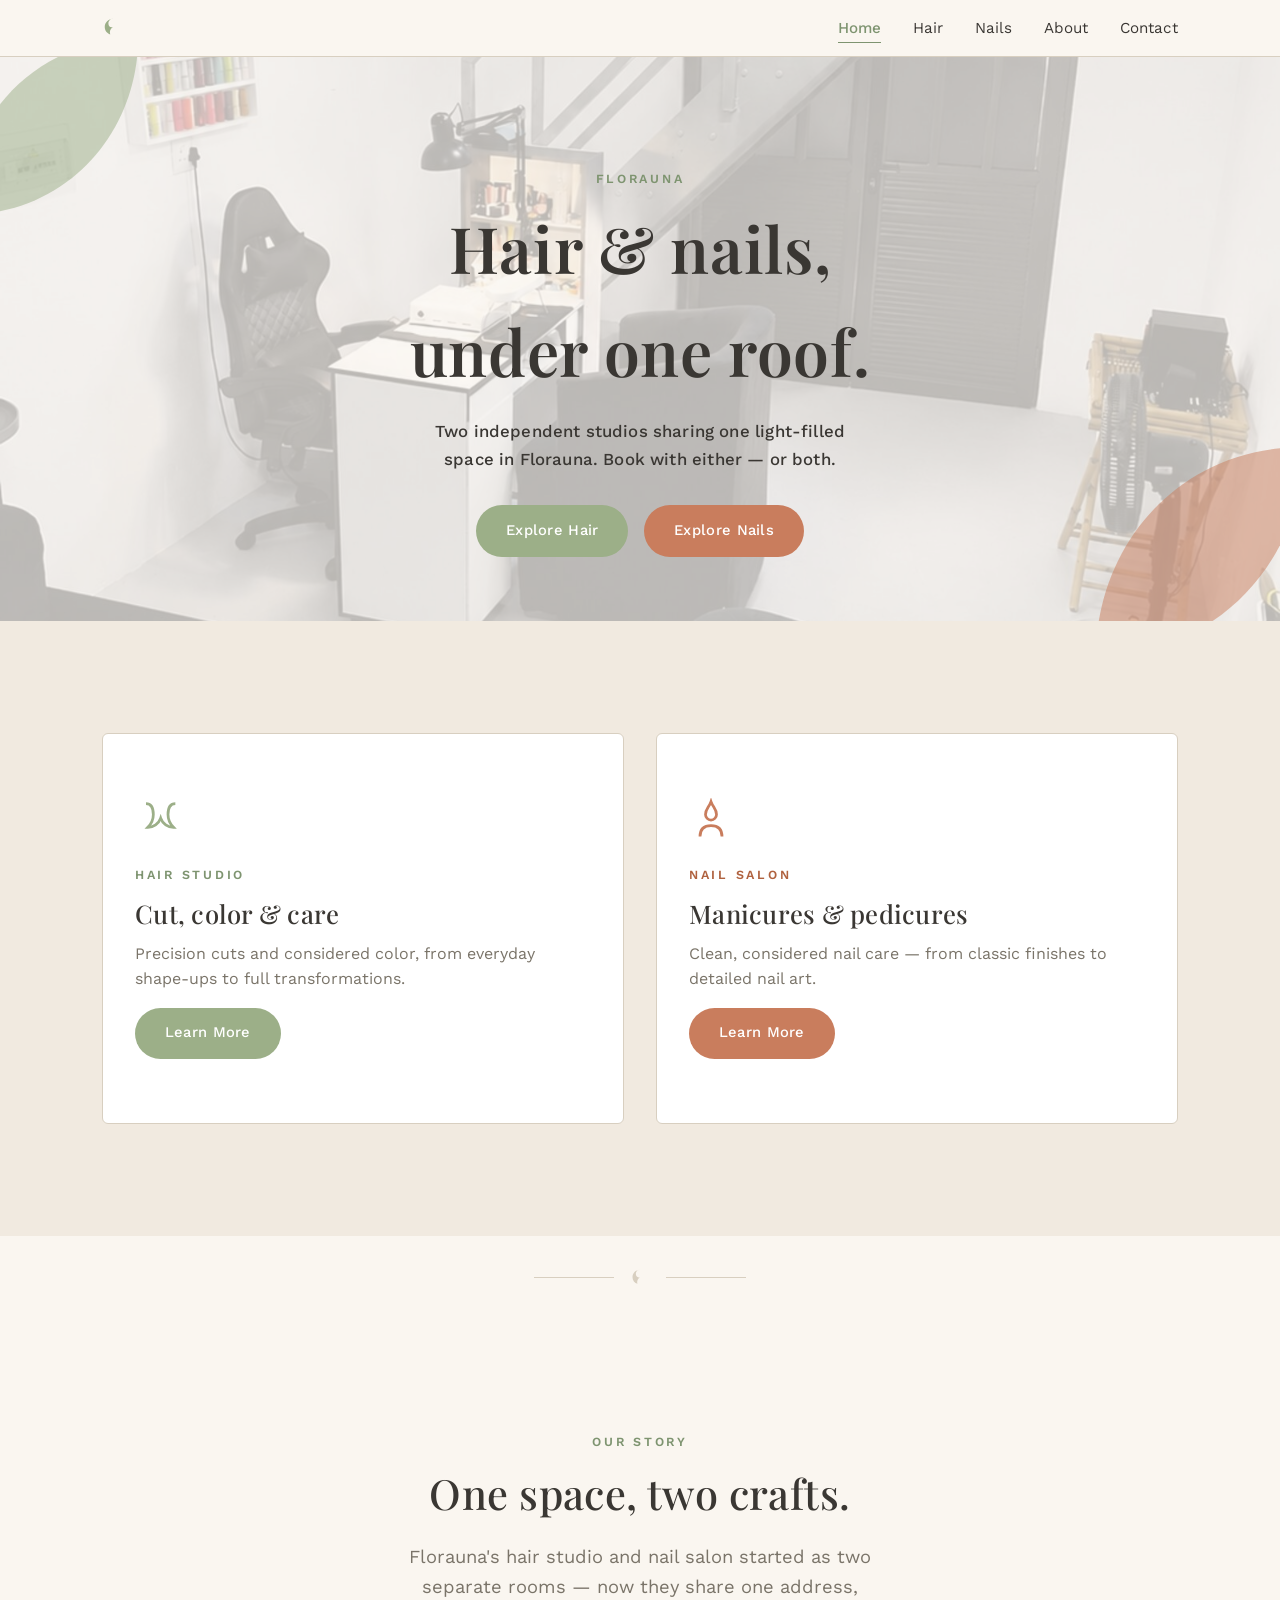
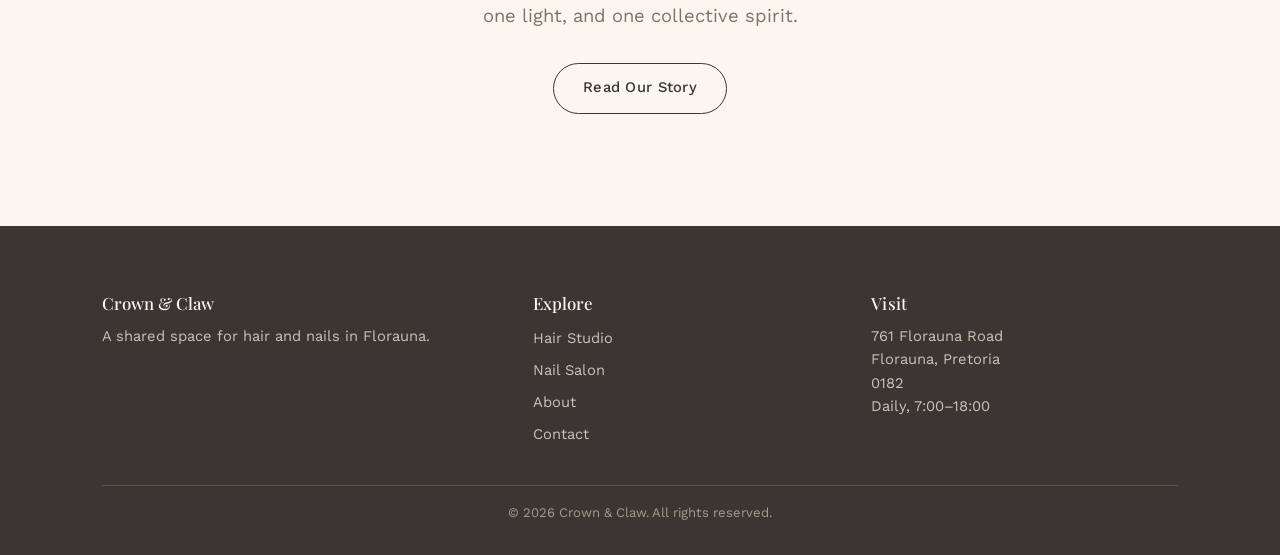
<file: index.html>
<!DOCTYPE html>
<html lang="en">
<head>

     <!-- Google Analytics 4 -->
<script async src="https://www.googletagmanager.com/gtag/js?id=G-2KYDCN66L7"></script>
<script>
  window.dataLayer = window.dataLayer || [];
  function gtag(){dataLayer.push(arguments);}
  gtag('js', new Date());

  gtag('config', 'G-2KYDCN66L7');
</script>
<meta charset="UTF-8">
<meta name="viewport" content="width=device-width, initial-scale=1.0">
<title>Crown &amp; Claw — Hair &amp; Nails in Florauna</title>
<meta name="description" content="Crown &amp; Claw is a shared beauty space in Florauna, home to a hair salon and a nail salon under one roof.">
<link rel="canonical" href="https://crownandclaw.co.za/">

<script type="application/ld+json">
{
  "@context": "https://schema.org",
  "@graph": [
    {
      "@type": "WebSite",
      "@id": "https://crownandclaw.co.za/#website",
      "url": "https://crownandclaw.co.za/",
      "name": "Crown & Claw",
      "description": "A shared beauty space in Florauna, home to a hair salon and a nail salon under one roof."
    },
    {
      "@type": "WebPage",
      "@id": "https://crownandclaw.co.za/#webpage",
      "url": "https://crownandclaw.co.za/",
      "name": "Crown & Claw — Hair & Nails in Florauna",
      "description": "Crown & Claw is a shared beauty space in Florauna, home to a hair salon and a nail salon under one roof.",
      "isPartOf": {
        "@id": "https://crownandclaw.co.za/#website"
      },
      "about": [
        {
          "@id": "https://crownandclaw.co.za/rueshair/#business"
        },
        {
          "@id": "https://crownandclaw.co.za/talllee/#business"
        }
      ]
    },
    {
      "@type": "ItemList",
      "@id": "https://crownandclaw.co.za/#businesses",
      "name": "Beauty Studios at Crown & Claw",
      "numberOfItems": 2,
      "itemListElement": [
        {
          "@type": "ListItem",
          "position": 1,
          "name": "Rue's Beauty Studio",
          "url": "https://crownandclaw.co.za/rueshair/"
        },
        {
          "@type": "ListItem",
          "position": 2,
          "name": "TallLee The Nail Tech",
          "url": "https://crownandclaw.co.za/talllee/"
        }
      ]
    }
  ]
}
</script>

<link rel="stylesheet" href="/styles.css">
</head>
<body>

<!-- =========================================================
     HEADER / NAVIGATION
     Sticky nav, shared across every page. Update the "active"
     class on the current page's link only.
     ========================================================= -->
<header class="site-header">
  <nav class="nav">
    <a href="/" class="nav-logo" aria-label="Crown &amp; Claw — home">
  <!-- two interlocking leaves = two businesses, one space -->
  <svg viewBox="0 0 24 24" fill="currentColor" style="color:var(--color-sage)">
    <path d="M12 2C7 2 3 6 3 11c0 4 2.5 7 6 8-1-3 0-6 3-8-3 1-5-1-5-4 0-3 2.5-5 5-5z"/>
  </svg>
</a>
    <ul class="nav-links">
      <li><a href="/" class="active">Home</a></li>
      <li><a href="/rueshair/">Hair</a></li>
      <li><a href="/talllee/">Nails</a></li>
      <li><a href="/about/">About</a></li>
      <li><a href="/contact/">Contact</a></li>
    </ul>
  </nav>
</header>

<!-- =========================================================
     HERO
     Introduces the shared space. No single service dominates —
     copy stays neutral between Hair and Nails.
     ========================================================= -->
<section class="hero">
  <div class="hero-photo" aria-hidden="true">
    <img src="/images/hero.jpg" alt="">
  </div>
  <div class="hero-ambient" aria-hidden="true">
    <svg class="leaf-1" viewBox="0 0 100 100" fill="currentColor"><path d="M10 90C10 50 40 10 90 10c0 40-30 80-80 80z"/></svg>
    <svg class="leaf-2" viewBox="0 0 100 100" fill="currentColor"><path d="M90 10C90 50 60 90 10 90c0-40 30-80 80-80z"/></svg>
  </div>
  <div class="wrap hero-inner">
    <span class="eyebrow">Florauna</span>
    <h1>Hair &amp; nails, under one roof.</h1>
    <p class="lede" style="margin-left:auto;margin-right:auto;text-align:center;">
      Two independent studios sharing one light-filled space in Florauna.
      Book with either — or both.
    </p>
    <div class="hero-actions">
      <a href="/rueshair/" class="btn btn-primary" style="background:var(--color-sage)">Explore Hair</a>
      <a href="/talllee/" class="btn btn-primary" style="background:var(--color-terracotta)">Explore Nails</a>
    </div>
  </div>
</section>

<!-- =========================================================
     SERVICE TILES
     Short summary of each business + link into its full page.
     ========================================================= -->
<section class="section section-alt">
  <div class="wrap">
    <div class="tiles">

      <!-- Hair tile -->
      <article class="tile tile--hair">
        <svg class="tile-icon" viewBox="0 0 24 24" fill="none" stroke="currentColor" stroke-width="1.5">
          <path d="M6 3c3 0 4 3 4 6s-1 5-3 7c3 0 6-2 7-5 1 3 4 5 7 5-2-2-3-4-3-7s1-6 4-6"/>
        </svg>
        <span class="eyebrow" style="color:var(--color-sage-deep)">Hair Studio</span>
        <h3>Cut, color &amp; care</h3>
        <p>Precision cuts and considered color, from everyday shape-ups to full transformations.</p>
        <a href="/rueshair/" class="btn btn-primary">Learn More</a>
      </article>

      <!-- Nails tile -->
      <article class="tile tile--nails">
        <svg class="tile-icon" viewBox="0 0 24 24" fill="none" stroke="currentColor" stroke-width="1.5">
          <path d="M12 2c1 3 3 4 3 7a3 3 0 0 1-6 0c0-3 2-4 3-7z"/>
          <path d="M6 21c0-4 2-6 6-6s6 2 6 6"/>
        </svg>
        <span class="eyebrow" style="color:var(--color-terracotta-deep)">Nail Salon</span>
        <h3>Manicures &amp; pedicures</h3>
        <p>Clean, considered nail care — from classic finishes to detailed nail art.</p>
        <a href="/talllee/" class="btn btn-primary">Learn More</a>
      </article>

    </div>
  </div>
</section>

<!-- Signature leaf divider — marks the seam between sections -->
<div class="leaf-divider" aria-hidden="true">
  <svg viewBox="0 0 24 24" fill="currentColor"><path d="M12 2C7 2 3 6 3 11c0 4 2.5 7 6 8-1-3 0-6 3-8-3 1-5-1-5-4 0-3 2.5-5 5-5z"/></svg>
</div>

<!-- =========================================================
     ABOUT TEASER
     Short pull-quote style intro, full story lives on About page.
     ========================================================= -->
<section class="section">
  <div class="wrap about-teaser">
    <span class="eyebrow">Our Story</span>
    <h2>One space, two crafts.</h2>
    <p class="lede" style="margin-left:auto;margin-right:auto;">
      Florauna's hair studio and nail salon started as two separate rooms —
      now they share one address, one light, and one collective spirit.
    </p>
    <a href="/about/" class="btn btn-outline">Read Our Story</a>
  </div>
</section>

<!-- =========================================================
     FOOTER
     Location, hours, quick links. Shared across every page.
     ========================================================= -->
<footer class="site-footer">
  <div class="wrap">
    <div class="footer-grid">
      <div>
        <h4>Crown &amp; Claw</h4>
        <p>A shared space for hair and nails in Florauna.</p>
      </div>
      <div>
        <h4>Explore</h4>
        <ul class="footer-links">
          <li><a href="/rueshair/">Hair Studio</a></li>
          <li><a href="/talllee/">Nail Salon</a></li>
          <li><a href="/about/">About</a></li>
          <li><a href="/contact/">Contact</a></li>
      </ul>
    </div>

    <div>
      <h3>Visit</h3>
      <p>
        761 Florauna Road<br>
        Florauna, Pretoria<br>
        0182<br>
        Daily, 7:00–18:00
      </p>
    </div>

  </div>

  <div class="footer-bottom">
    &copy; 2026 Crown &amp; Claw. All rights reserved.
  </div>
</div>
</footer>

</body>
</html>
</file>
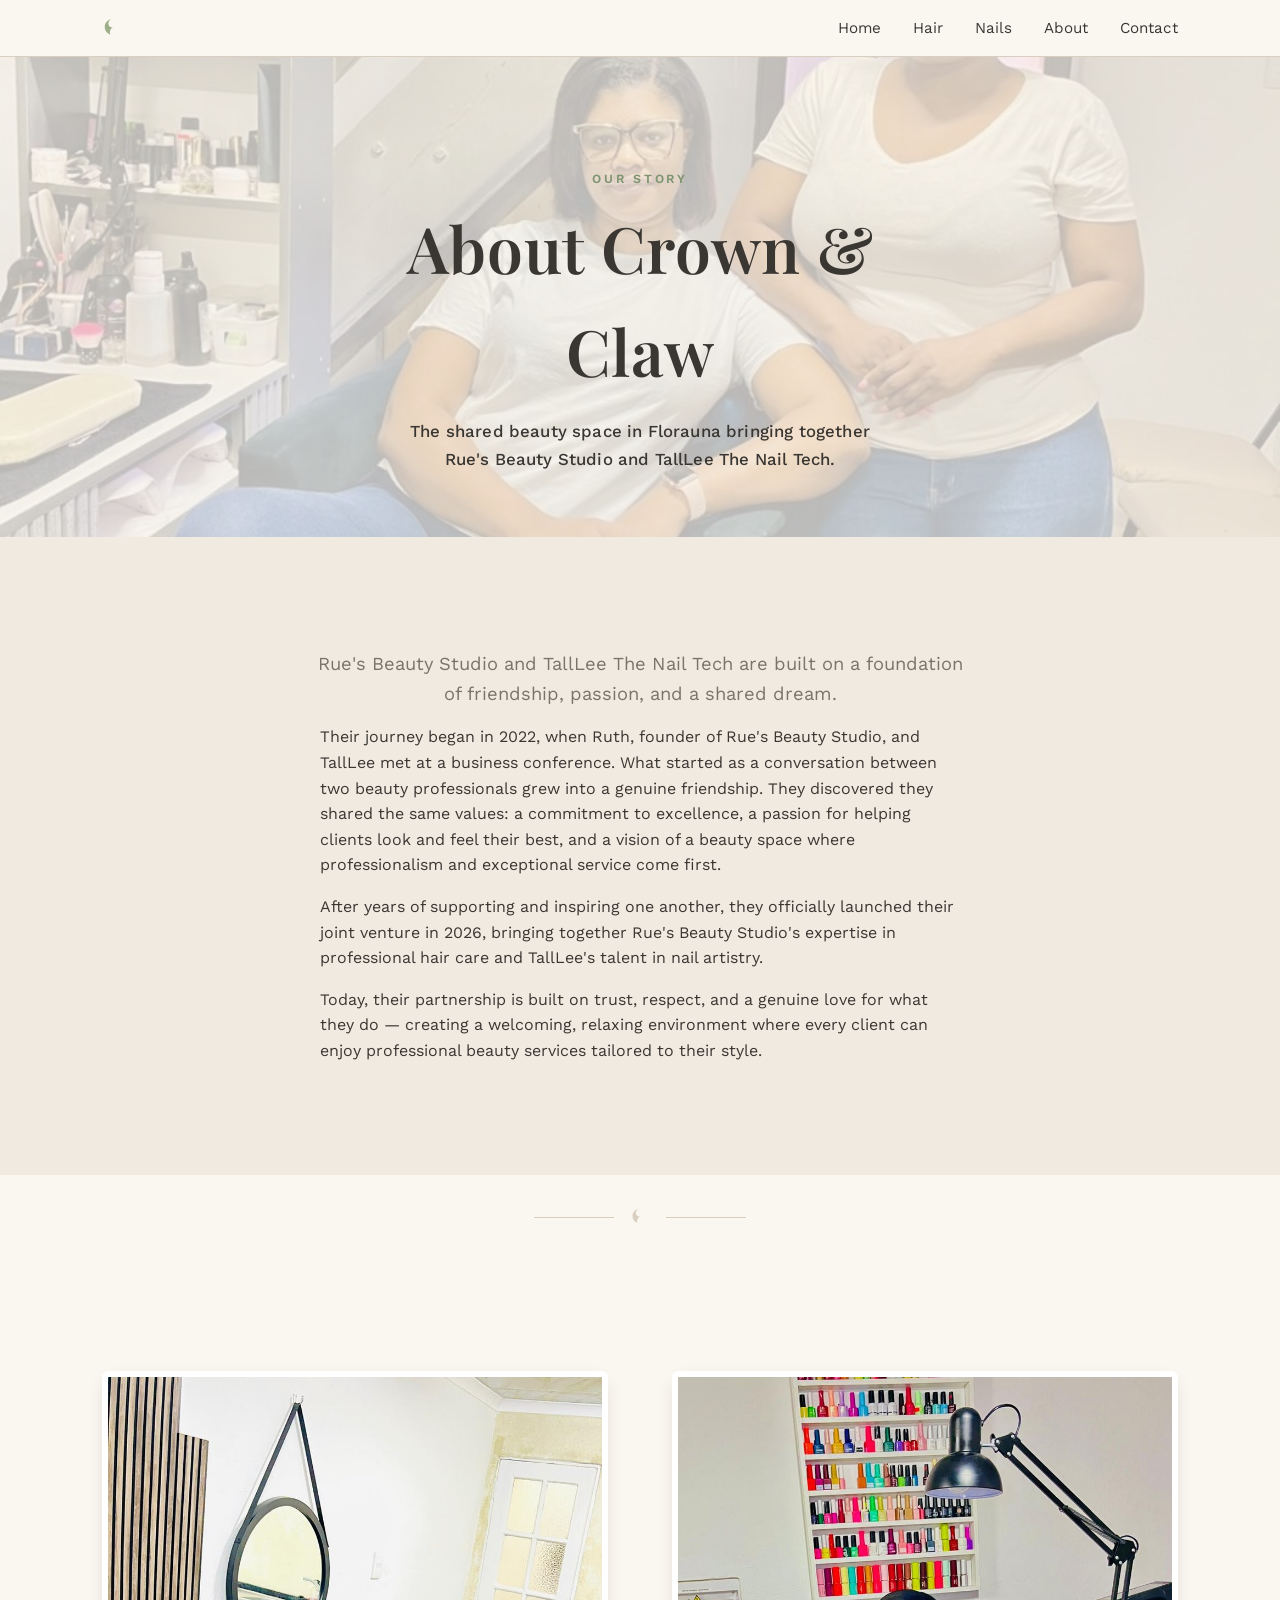
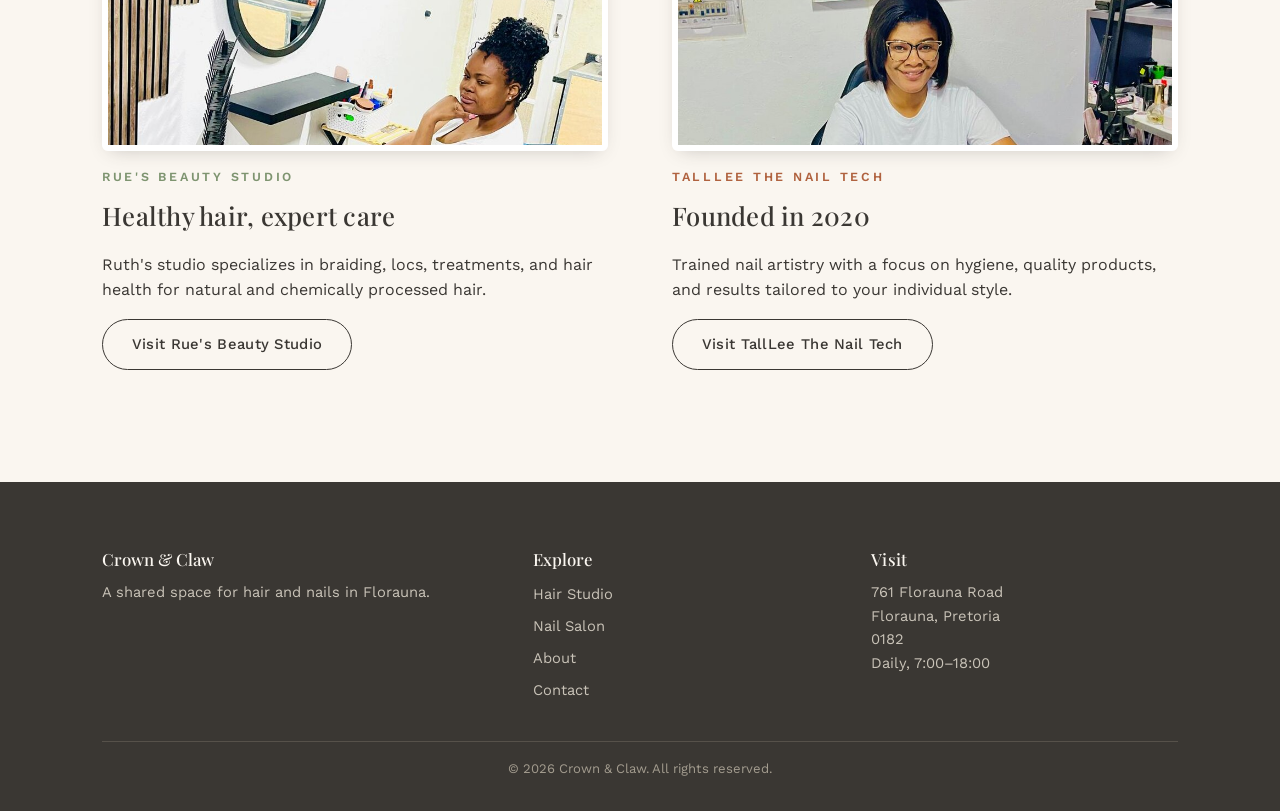
<file: about/index.html>
<!DOCTYPE html>
<html lang="en">
<head>

<!-- Google Analytics 4 -->
<script async src="https://www.googletagmanager.com/gtag/js?id=G-2KYDCN66L7"></script>
<script>
  window.dataLayer = window.dataLayer || [];
  function gtag(){dataLayer.push(arguments);}
  gtag('js', new Date());
  gtag('config', 'G-2KYDCN66L7');
</script>
  
  <meta charset="UTF-8">
  <meta name="viewport" content="width=device-width, initial-scale=1.0">

  <title>About Crown &amp; Claw | Hair &amp; Nails in Florauna</title>
  <meta name="description" content="Learn about Crown &amp; Claw, the shared beauty space in Florauna bringing together Rue's Beauty Studio and TallLee The Nail Tech.">
<link rel="canonical" href="https://crownandclaw.co.za/about/">

  <script type="application/ld+json">
{
  "@context": "https://schema.org",
  "@graph": [
    {
      "@type": "AboutPage",
      "@id": "https://crownandclaw.co.za/about/#webpage",
      "url": "https://crownandclaw.co.za/about/",
      "name": "About Crown & Claw | Hair & Nails in Florauna",
      "description": "Learn about Crown & Claw, the shared beauty space in Florauna bringing together Rue's Beauty Studio and TallLee The Nail Tech.",
      "isPartOf": {
        "@id": "https://crownandclaw.co.za/#website"
      },
      "about": [
        {
          "@id": "https://crownandclaw.co.za/rueshair/#business"
        },
        {
          "@id": "https://crownandclaw.co.za/talllee/#business"
        }
      ]
    }
  ]
}
</script>
  
  <link rel="stylesheet" href="/styles.css">
</head>
<body>

<!-- =========================================================
     HEADER / NAVIGATION — shared, "About" marked active
     ========================================================= -->
<header class="site-header">
  <nav class="nav">
    <a href="/" class="nav-logo" aria-label="Crown &amp; Claw — home">
      <svg viewBox="0 0 24 24" fill="currentColor" style="color:var(--color-sage)" aria-hidden="true">
        <path d="M12 2C7 2 3 6 3 11c0 4 2.5 7 6 8-1-3 0-6 3-8-3 1-5-1-5-4 0-3 2.5-5 5-5z"/>
      </svg>
    </a>

    <ul class="nav-links">
      <li><a href="/">Home</a></li>
      <li><a href="/rueshair/">Hair</a></li>
      <li><a href="/talllee/">Nails</a></li>
      <li><a href="/about/" aria-current="page">About</a></li>
      <li><a href="/contact/">Contact</a></li>
    </ul>
  </nav>
</header>

<!-- =========================================================
     PAGE HERO
     ========================================================= -->
<section class="hero" style="padding-bottom:var(--space-md)">
  <div class="hero-photo" aria-hidden="true">
    <img src="/images/founders-both.jpg" alt="">
  </div>

  <div class="wrap hero-inner">
    <span class="eyebrow">Our Story</span>
<h1>About Crown &amp; Claw</h1>
<p class="lede">
  The shared beauty space in Florauna bringing together Rue's Beauty Studio and TallLee The Nail Tech.
</p>
  </div>
</section>

<!-- =========================================================
     SHARED INTRO
     How the collective space came to be — neutral, covers both.
     ========================================================= -->
<section class="section section-alt">
  <div class="wrap" style="max-width:720px;margin:0 auto;">
    <p class="lede" style="margin:0 auto var(--space-sm);max-width:64ch;text-align:center;">
      Rue's Beauty Studio and TallLee The Nail Tech are built on a foundation of friendship, passion, and a shared dream.
    </p>

    <p style="max-width:64ch;margin:0 auto var(--space-sm);">
      Their journey began in 2022, when Ruth, founder of Rue's Beauty Studio, and TallLee met at a business conference. What started as a conversation between two beauty professionals grew into a genuine friendship. They discovered they shared the same values: a commitment to excellence, a passion for helping clients look and feel their best, and a vision of a beauty space where professionalism and exceptional service come first.
    </p>

    <p style="max-width:64ch;margin:0 auto var(--space-sm);">
      After years of supporting and inspiring one another, they officially launched their joint venture in 2026, bringing together Rue's Beauty Studio's expertise in professional hair care and TallLee's talent in nail artistry.
    </p>

    <p style="max-width:64ch;margin:0 auto;">
      Today, their partnership is built on trust, respect, and a genuine love for what they do — creating a welcoming, relaxing environment where every client can enjoy professional beauty services tailored to their style.
    </p>
  </div>
</section>

<!-- Signature leaf divider -->
<div class="leaf-divider" aria-hidden="true">
  <svg viewBox="0 0 24 24" fill="currentColor">
    <path d="M12 2C7 2 3 6 3 11c0 4 2.5 7 6 8-1-3 0-6 3-8-3 1-5-1-5-4 0-3 2.5-5 5-5z"/>
  </svg>
</div>

<!-- =========================================================
     PROVIDER SUBSECTIONS
     Each business gets its own moment, in its own accent color.
     ========================================================= -->
<section class="section">
  <div class="wrap provider-intro" style="display:grid;grid-template-columns:1fr 1fr;gap:var(--space-lg);">

    <!-- Hair subsection -->
    <div>
      <div class="photo-frame" style="border-radius:var(--radius);aspect-ratio:4/3;overflow:hidden;margin-bottom:var(--space-sm);">
        <img
          src="/images/founder-hair.jpg"
          alt="Rue's Beauty Studio founder"
          style="width:100%;height:100%;object-fit:cover;object-position:top;"
        >
      </div>

      <span class="eyebrow" style="color:var(--color-sage-deep)">Rue's Beauty Studio</span>
      <h3>Healthy hair, expert care</h3>

      <p>
        Ruth's studio specializes in braiding, locs, treatments, and hair health for natural and chemically processed hair.
      </p>

      <a href="/rueshair/" class="btn btn-outline">Visit Rue's Beauty Studio</a>
    </div>

    <!-- Nails subsection -->
    <div>
      <div class="photo-frame" style="border-radius:var(--radius);aspect-ratio:4/3;overflow:hidden;margin-bottom:var(--space-sm);">
        <img
          src="/images/founder-nails.jpg"
          alt="TallLee The Nail Tech"
          style="width:100%;height:100%;object-fit:cover;object-position:top;"
        >
      </div>

      <span class="eyebrow" style="color:var(--color-terracotta-deep)">TallLee The Nail Tech</span>
      <h3>Founded in 2020</h3>

      <p>
        Trained nail artistry with a focus on hygiene, quality products, and results tailored to your individual style.
      </p>

      <a href="/talllee/" class="btn btn-outline">Visit TallLee The Nail Tech</a>
    </div>

  </div>
</section>

<!-- =========================================================
     FOOTER — shared
     ========================================================= -->
<footer class="site-footer">
  <div class="wrap">
    <div class="footer-grid">

      <div>
        <h4>Crown &amp; Claw</h4>
        <p>A shared space for hair and nails in Florauna.</p>
      </div>

      <div>
        <h4>Explore</h4>
        <ul class="footer-links">
          <li><a href="/rueshair/">Hair Studio</a></li>
          <li><a href="/talllee/">Nail Salon</a></li>
          <li><a href="/about/">About</a></li>
          <li><a href="/contact/">Contact</a></li>
        </ul>
      </div>

<div>
  <h3>Visit</h3>
  <p>
    761 Florauna Road<br>
    Florauna, Pretoria<br>
    0182<br>
    Daily, 7:00–18:00
  </p>
</div>

    </div>

    <div class="footer-bottom">
      &copy; 2026 Crown &amp; Claw. All rights reserved.
    </div>
  </div>
</footer>

</body>
</html>
</file>
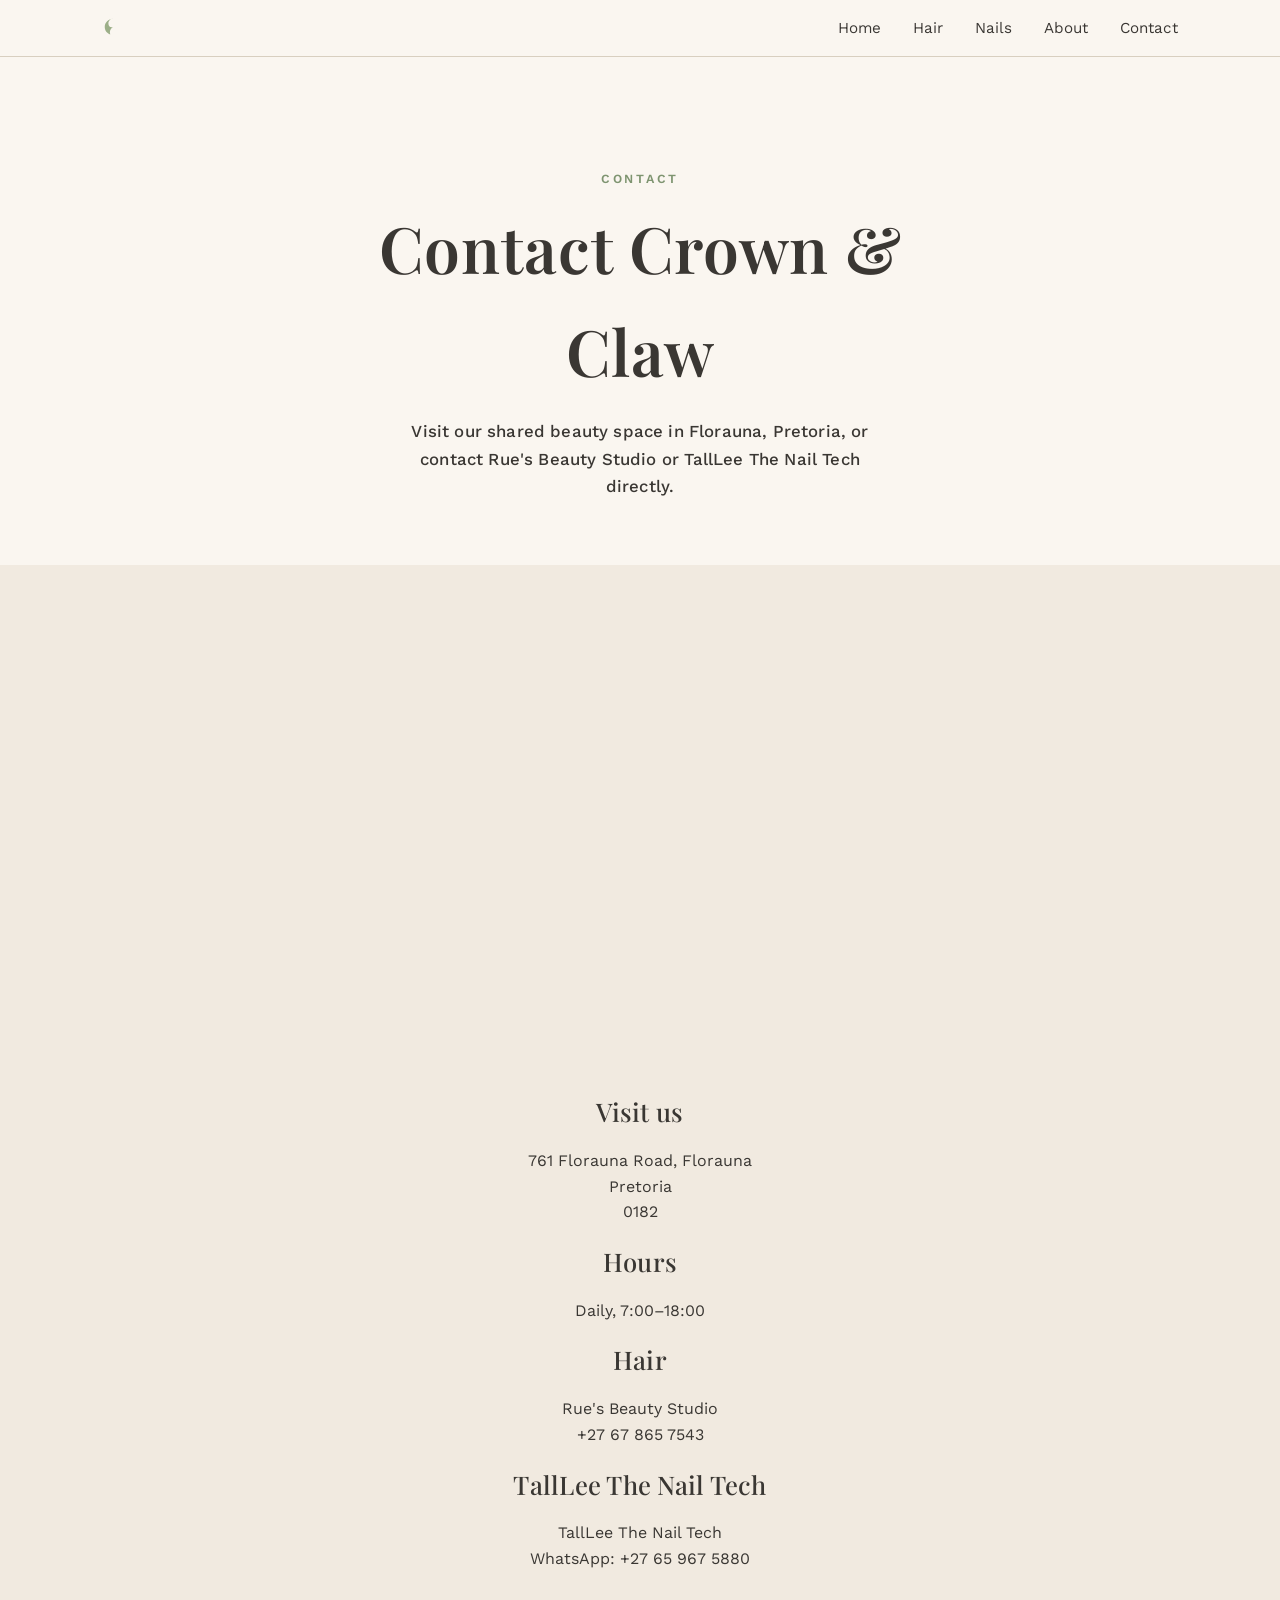
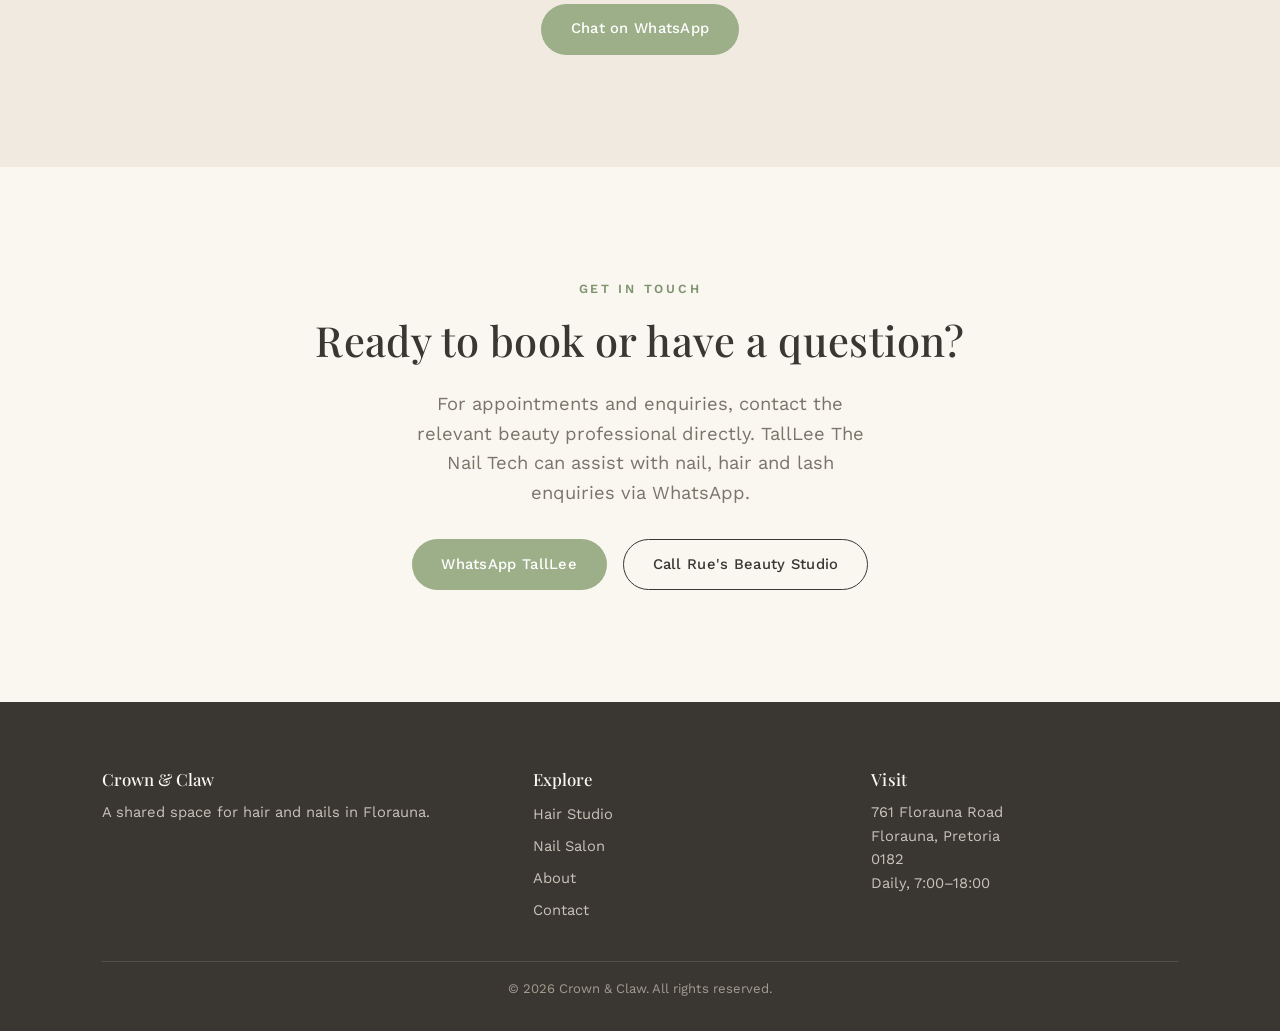
<file: contact/index.html>
<!DOCTYPE html>
<html lang="en">
<head>

<!-- Google Analytics 4 -->
<script async src="https://www.googletagmanager.com/gtag/js?id=G-2KYDCN66L7"></script>
<script>
  window.dataLayer = window.dataLayer || [];
  function gtag(){dataLayer.push(arguments);}
  gtag('js', new Date());
  gtag('config', 'G-2KYDCN66L7');
</script>
  
  <meta charset="UTF-8">
  <meta name="viewport" content="width=device-width, initial-scale=1.0">

<title>Contact Crown &amp; Claw | Hair &amp; Nails in Florauna</title>
<meta name="description" content="Contact Crown &amp; Claw in Florauna, Pretoria, for appointments and enquiries with Rue's Beauty Studio or TallLee The Nail Tech.">
<link rel="canonical" href="https://crownandclaw.co.za/contact/">

  <script type="application/ld+json">
{
  "@context": "https://schema.org",
  "@graph": [
    {
      "@type": "ContactPage",
      "@id": "https://crownandclaw.co.za/contact/#webpage",
      "url": "https://crownandclaw.co.za/contact/",
      "name": "Contact Crown & Claw | Hair & Nails in Florauna",
      "description": "Contact Crown & Claw in Florauna, Pretoria, for appointments and enquiries with Rue's Beauty Studio or TallLee The Nail Tech.",
      "isPartOf": {
        "@id": "https://crownandclaw.co.za/#website"
      },
      "about": [
        {
          "@id": "https://crownandclaw.co.za/rueshair/#business"
        },
        {
          "@id": "https://crownandclaw.co.za/talllee/#business"
        }
      ]
    }
  ]
}
</script>
  
  <link rel="stylesheet" href="/styles.css">
</head>
<body>

<!-- =========================================================
     HEADER / NAVIGATION — shared, "Contact" marked active
     ========================================================= -->
<header class="site-header">
  <nav class="nav">
    <a href="/" class="nav-logo" aria-label="Crown &amp; Claw — home">
      <svg
        viewBox="0 0 24 24"
        fill="currentColor"
        style="color:var(--color-sage)"
        aria-hidden="true"
      >
        <path d="M12 2C7 2 3 6 3 11c0 4 2.5 7 6 8-1-3 0-6 3-8-3 1-5-1-5-4 0-3 2.5-5 5-5z"/>
      </svg>
    </a>

    <ul class="nav-links">
      <li><a href="/">Home</a></li>
      <li><a href="/rueshair/">Hair</a></li>
      <li><a href="/talllee/">Nails</a></li>
      <li><a href="/about/">About</a></li>
      <li><a href="/contact/" aria-current="page">Contact</a></li>
    </ul>
  </nav>
</header>

<!-- =========================================================
     PAGE HERO
     ========================================================= -->
<section class="hero" style="padding-bottom:var(--space-md)">
  <div class="wrap hero-inner">
    <span class="eyebrow">Contact</span>
<h1>Contact Crown &amp; Claw</h1>
<p class="lede" style="margin-left:auto;margin-right:auto;text-align:center;">
  Visit our shared beauty space in Florauna, Pretoria, or contact Rue's Beauty Studio or TallLee The Nail Tech directly.
</p>
  </div>
</section>

<!-- =========================================================
     MAP + CONTACT DETAILS
     ========================================================= -->
<section class="section section-alt">
  <div class="wrap contact-grid">

    <!-- Map -->
<div class="contact-map" style="border-radius:var(--radius);height:350px;overflow:hidden;">
  <iframe
    src="https://www.google.com/maps?q=761+Florauna+Road,+Florauna,+Pretoria,+0182&output=embed"
    width="100%"
    height="100%"
    style="border:0;"
    loading="lazy"
    allowfullscreen
    referrerpolicy="no-referrer-when-downgrade"
    title="Map to Crown & Claw, 761 Florauna Road, Florauna, Pretoria"
  ></iframe>
</div>

    <!-- Contact details -->
    <div class="contact-details">
      <h3>Visit us</h3>
<p>
  761 Florauna Road, Florauna<br>
  Pretoria<br>
  0182
</p>

      <h3>Hours</h3>
      <p>Daily, 7:00–18:00</p>

      <h3>Hair</h3>
      <p>
        Rue's Beauty Studio<br>
        <a href="tel:+27678657543">+27 67 865 7543</a>
      </p>

      <h3>TallLee The Nail Tech</h3>
      <p>
        TallLee The Nail Tech<br>
        <a href="https://wa.me/27659675880">WhatsApp: +27 65 967 5880</a>
      </p>

      <div style="margin-top:var(--space-md);">
        <a href="https://wa.me/27659675880" class="btn btn-primary">
          Chat on WhatsApp
        </a>
      </div>
    </div>

  </div>
</section>

<!-- =========================================================
     GET IN TOUCH
     Direct contact is used instead of a non-functional form.
     ========================================================= -->
<section class="section">
  <div class="wrap" style="max-width:720px;margin:0 auto;text-align:center;">
    <span class="eyebrow">Get in Touch</span>

    <h2>Ready to book or have a question?</h2>

    <p class="lede" style="margin-left:auto;margin-right:auto;">
      For appointments and enquiries, contact the relevant beauty professional directly. TallLee The Nail Tech can assist with nail, hair and lash enquiries via WhatsApp.
    </p>

    <div class="hero-actions" style="margin-top:var(--space-md);">
      <a href="https://wa.me/27659675880" class="btn btn-primary">
        WhatsApp TallLee
      </a>

      <a href="tel:+27678657543" class="btn btn-outline">
        Call Rue's Beauty Studio
      </a>
    </div>
  </div>
</section>
<!-- =========================================================
     FOOTER — shared
     ========================================================= -->
<footer class="site-footer">
  <div class="wrap">
    <div class="footer-grid">
      <div>
        <h4>Crown &amp; Claw</h4>
        <p>A shared space for hair and nails in Florauna.</p>
      </div>
      <div>
        <h4>Explore</h4>
        <ul class="footer-links">
          <li><a href="/rueshair/">Hair Studio</a></li>
          <li><a href="/talllee/">Nail Salon</a></li>
          <li><a href="/about/">About</a></li>
          <li><a href="/contact/">Contact</a></li>
        </ul>
      </div>
<div>
  <h3>Visit</h3>
  <p>
    761 Florauna Road<br>
    Florauna, Pretoria<br>
    0182<br>
    Daily, 7:00–18:00
  </p>
</div>
    </div>
    <div class="footer-bottom">
      &copy; 2026 Crown &amp; Claw. All rights reserved.
    </div>
  </div>
</footer>

</body>
</html>
</file>
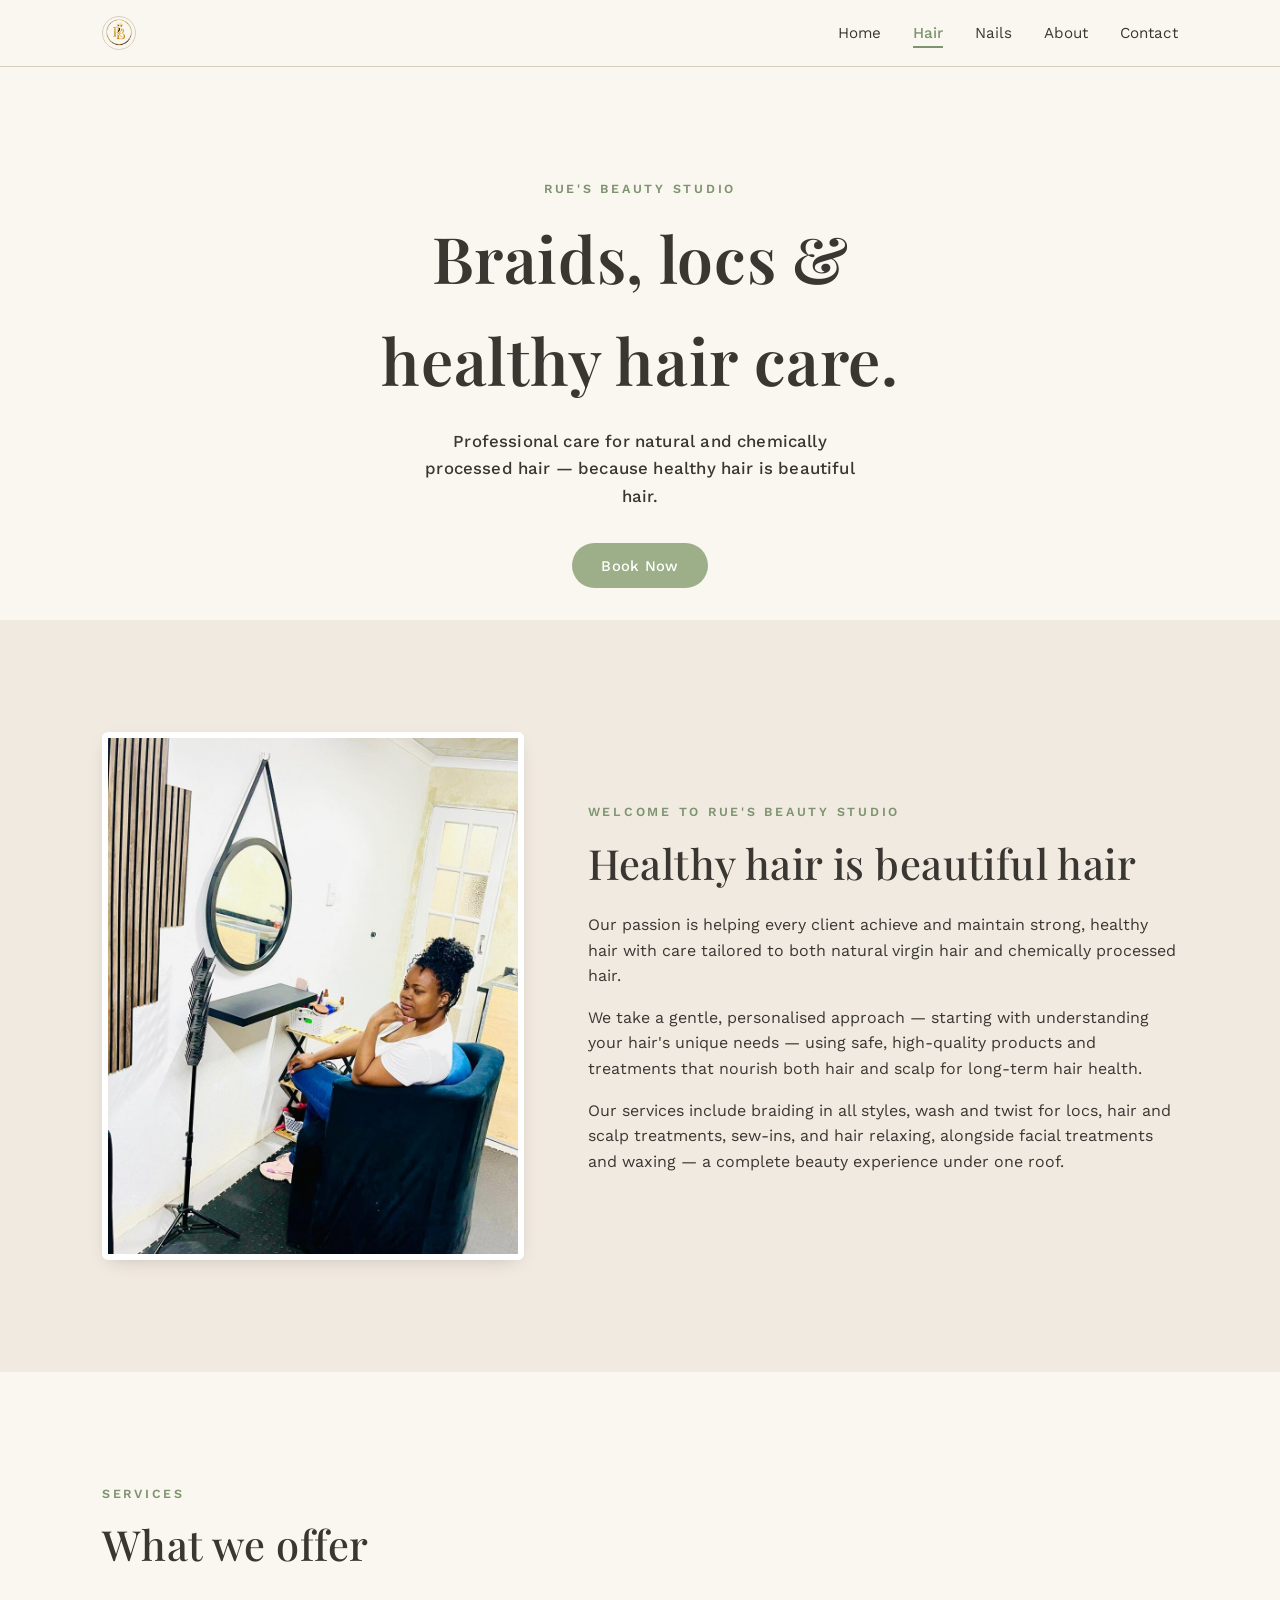
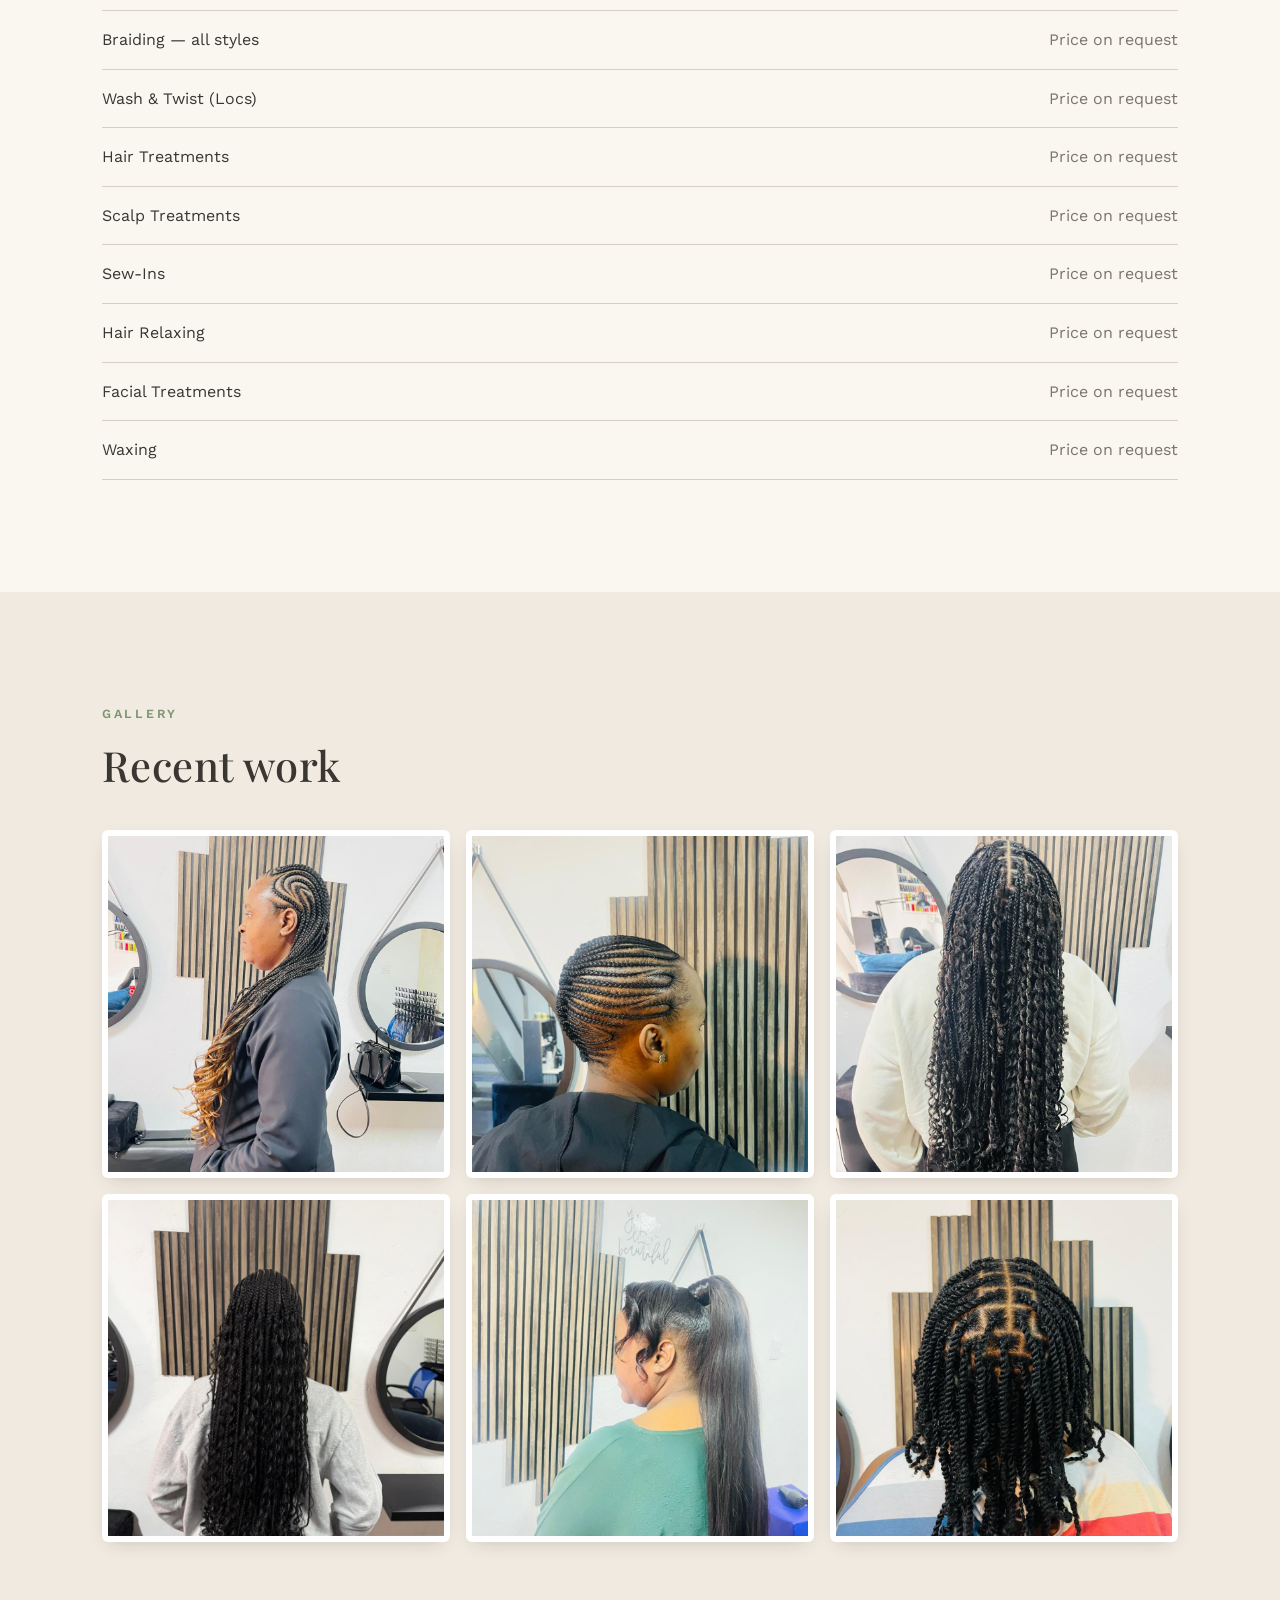
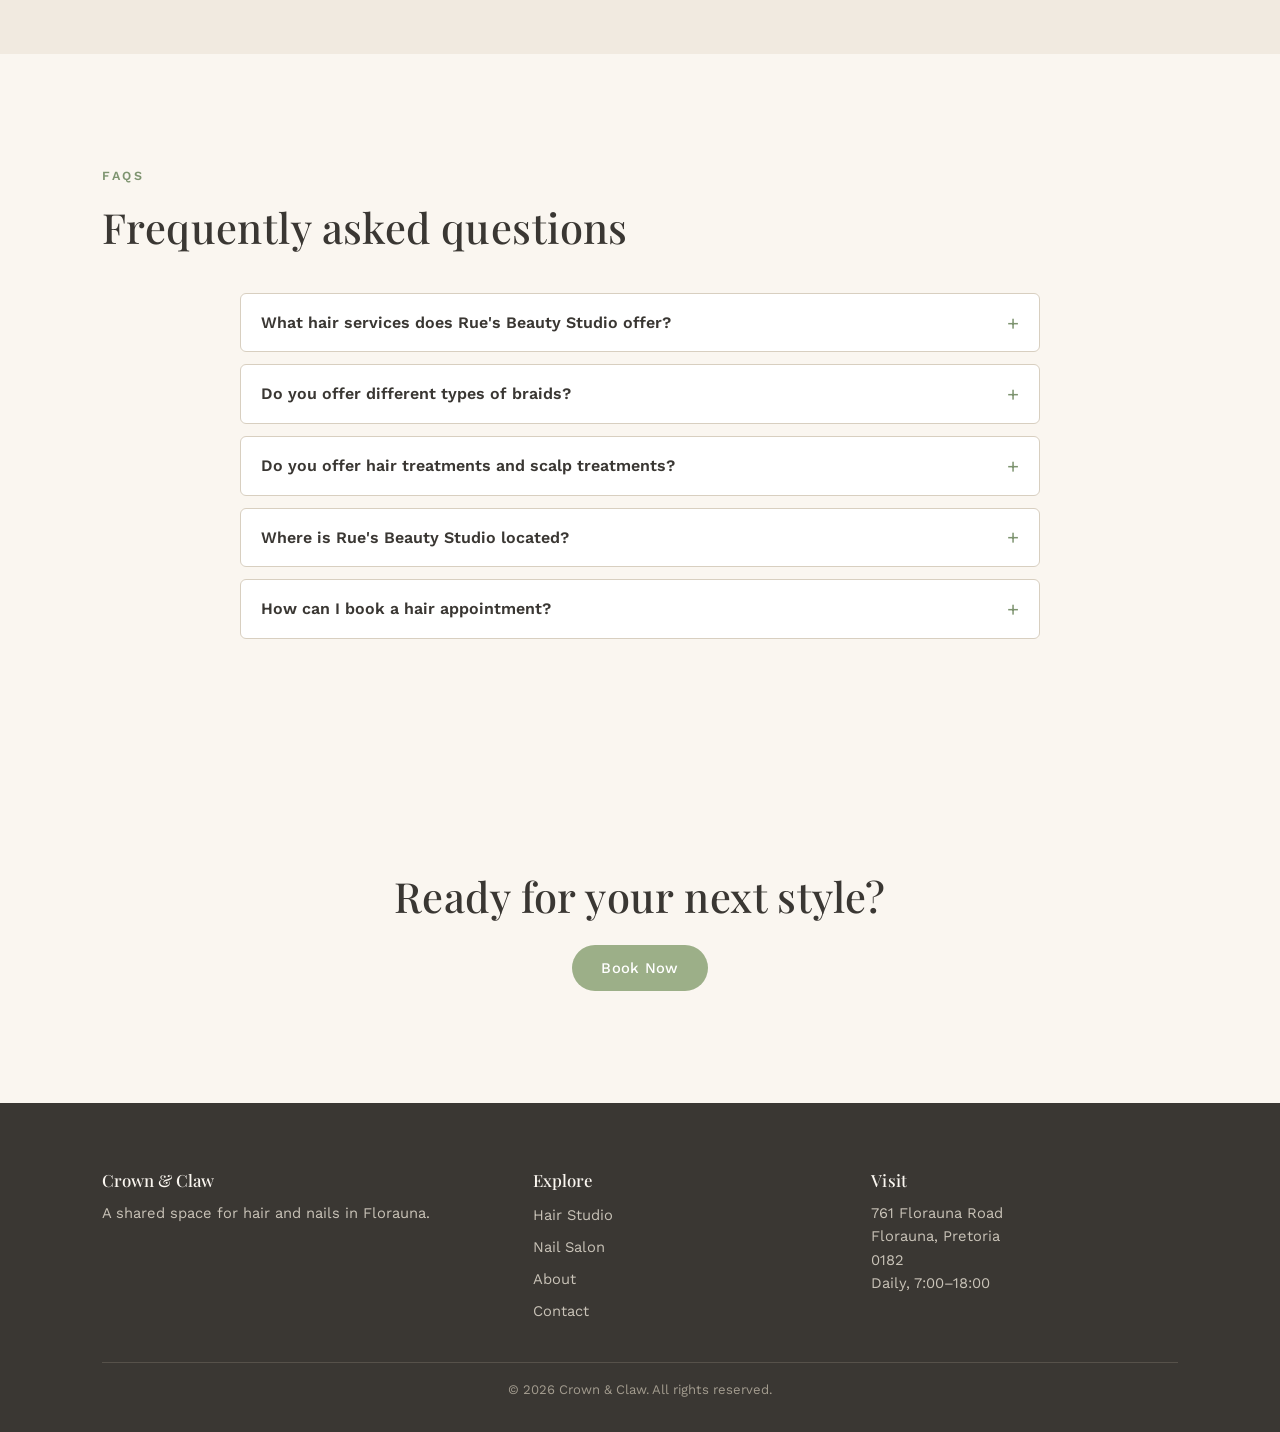
<file: rueshair/index.html>
<!DOCTYPE html>
<html lang="en">
<head>

<!-- Google Analytics 4 -->
<script async src="https://www.googletagmanager.com/gtag/js?id=G-2KYDCN66L7"></script>
<script>
  window.dataLayer = window.dataLayer || [];
  function gtag(){dataLayer.push(arguments);}
  gtag('js', new Date());
  gtag('config', 'G-2KYDCN66L7');
</script>
  
  <meta charset="UTF-8">
  <meta name="viewport" content="width=device-width, initial-scale=1.0">

  <title>Hair Services in Florauna, Pretoria North | Rue's Beauty Studio</title>
<meta name="description" content="Explore professional hair services at Rue's Beauty Studio in Florauna, Pretoria North, including braiding, locs, treatments, sew-ins and hair relaxing.">
<link rel="canonical" href="https://crownandclaw.co.za/rueshair/">

<script type="application/ld+json">
{
  "@context": "https://schema.org",
  "@graph": [
    {
      "@type": "HairSalon",
      "@id": "https://crownandclaw.co.za/rueshair/#business",
      "name": "Rue's Beauty Studio",
      "url": "https://crownandclaw.co.za/rueshair/",
      "telephone": "+27678657543",
      "image": "https://crownandclaw.co.za/images/founder-hair.jpg",
      "logo": "https://crownandclaw.co.za/images/logo-rb.png",
      "address": {
        "@type": "PostalAddress",
        "streetAddress": "761 Florauna Road",
        "addressLocality": "Pretoria",
        "addressRegion": "Gauteng",
        "postalCode": "0182",
        "addressCountry": "ZA"
      },
      "openingHoursSpecification": [
        {
          "@type": "OpeningHoursSpecification",
          "dayOfWeek": [
            "Monday",
            "Tuesday",
            "Wednesday",
            "Thursday",
            "Friday",
            "Saturday",
            "Sunday"
          ],
          "opens": "07:00",
          "closes": "18:00"
        }
      ],
      "hasOfferCatalog": {
        "@type": "OfferCatalog",
        "name": "Hair and Beauty Services",
        "itemListElement": [
          {
            "@type": "Offer",
            "itemOffered": {
              "@type": "Service",
              "name": "Braiding — all styles"
            }
          },
          {
            "@type": "Offer",
            "itemOffered": {
              "@type": "Service",
              "name": "Wash & Twist (Locs)"
            }
          },
          {
            "@type": "Offer",
            "itemOffered": {
              "@type": "Service",
              "name": "Hair Treatments"
            }
          },
          {
            "@type": "Offer",
            "itemOffered": {
              "@type": "Service",
              "name": "Scalp Treatments"
            }
          },
          {
            "@type": "Offer",
            "itemOffered": {
              "@type": "Service",
              "name": "Sew-Ins"
            }
          },
          {
            "@type": "Offer",
            "itemOffered": {
              "@type": "Service",
              "name": "Hair Relaxing"
            }
          },
          {
            "@type": "Offer",
            "itemOffered": {
              "@type": "Service",
              "name": "Facial Treatments"
            }
          },
          {
            "@type": "Offer",
            "itemOffered": {
              "@type": "Service",
              "name": "Waxing"
            }
          }
        ]
      }
    },
    {
      "@type": "WebPage",
      "@id": "https://crownandclaw.co.za/rueshair/#webpage",
      "url": "https://crownandclaw.co.za/rueshair/",
      "name": "Hair Services in Florauna, Pretoria North | Rue's Beauty Studio",
      "description": "Explore professional hair services at Rue's Beauty Studio in Florauna, Pretoria North, including braiding, locs, treatments, sew-ins and hair relaxing.",
      "about": {
        "@id": "https://crownandclaw.co.za/rueshair/#business"
      },
      "mainEntity": {
        "@id": "https://crownandclaw.co.za/rueshair/#business"
      },
      "isPartOf": {
        "@id": "https://crownandclaw.co.za/#website"
      }
    }
  ]
}
</script>

<link rel="stylesheet" href="/styles.css">
</head>
<body class="accent-hair">

<!-- =========================================================
     HEADER / NAVIGATION — shared, "Hair" marked active
     Logo swapped for Rue's Beauty Studio (RB) mark on this page.
     ========================================================= -->
<header class="site-header">
  <nav class="nav">
    <a href="/" class="nav-logo" aria-label="Crown &amp; Claw — home">
      <img src="/images/logo-rb.png" alt="" class="nav-logo-mark">
    </a>

    <ul class="nav-links">
      <li><a href="/">Home</a></li>
      <li><a href="/rueshair/" class="active">Hair</a></li>
      <li><a href="/talllee/">Nails</a></li>
      <li><a href="/about/">About</a></li>
      <li><a href="/contact/">Contact</a></li>
    </ul>
  </nav>
</header>

<!-- =========================================================
     PAGE HERO
     ========================================================= -->
<section class="hero" style="padding-bottom:var(--space-md)">
  <div class="wrap hero-inner">
    <span class="eyebrow">Rue's Beauty Studio</span>
    <h1>Braids, locs &amp; healthy hair care.</h1>
    <p class="lede" style="margin-left:auto;margin-right:auto;text-align:center;">
      Professional care for natural and chemically processed hair — because healthy hair is beautiful hair.
    </p>
    <div class="hero-actions">
      <button type="button" class="btn btn-primary" data-open-modal>Book Now</button>
    </div>
  </div>
</section>

<!-- =========================================================
     PROVIDER INTRO
     Studio welcome note.
     ========================================================= -->
<section class="section section-alt">
  <div class="wrap provider-intro" style="display:grid;grid-template-columns:1fr 1.4fr;gap:var(--space-lg);align-items:center;">
    <div class="photo-frame" style="border-radius:var(--radius);aspect-ratio:4/5;overflow:hidden;">
      <img src="/images/founder-hair.jpg" alt="Rue's Beauty Studio stylist" style="width:100%;height:100%;object-fit:cover;object-position:top;">
    </div>
    <div>
      <span class="eyebrow" style="color:var(--color-sage-deep)">Welcome to Rue's Beauty Studio</span>
      <h2>Healthy hair is beautiful hair</h2>
      <p>Our passion is helping every client achieve and maintain strong, healthy hair with care tailored to both natural virgin hair and chemically processed hair.</p>
      <p>We take a gentle, personalised approach — starting with understanding your hair's unique needs — using safe, high-quality products and treatments that nourish both hair and scalp for long-term hair health.</p>
      <p>Our services include braiding in all styles, wash and twist for locs, hair and scalp treatments, sew-ins, and hair relaxing, alongside facial treatments and waxing — a complete beauty experience under one roof.</p>
    </div>
  </div>
</section>

<!-- =========================================================
     SERVICES
     Update pricing once confirmed.
     ========================================================= -->
<section class="section">
  <div class="wrap">
    <span class="eyebrow" style="color:var(--color-sage-deep)">Services</span>
    <h2>What we offer</h2>
    <div style="display:grid;gap:0;border-top:1px solid var(--color-taupe);margin-top:var(--space-md);">

<div class="service-row" style="display:flex;justify-content:space-between;padding:1rem 0;border-bottom:1px solid var(--color-taupe);">
  <span>Braiding — all styles</span><span style="color:var(--color-text-muted);">Price on request</span>
</div>

<div class="service-row" style="display:flex;justify-content:space-between;padding:1rem 0;border-bottom:1px solid var(--color-taupe);">
  <span>Wash &amp; Twist (Locs)</span><span style="color:var(--color-text-muted);">Price on request</span>
</div>

<div class="service-row" style="display:flex;justify-content:space-between;padding:1rem 0;border-bottom:1px solid var(--color-taupe);">
  <span>Hair Treatments</span><span style="color:var(--color-text-muted);">Price on request</span>
</div>

<div class="service-row" style="display:flex;justify-content:space-between;padding:1rem 0;border-bottom:1px solid var(--color-taupe);">
  <span>Scalp Treatments</span><span style="color:var(--color-text-muted);">Price on request</span>
</div>

<div class="service-row" style="display:flex;justify-content:space-between;padding:1rem 0;border-bottom:1px solid var(--color-taupe);">
  <span>Sew-Ins</span><span style="color:var(--color-text-muted);">Price on request</span>
</div>

<div class="service-row" style="display:flex;justify-content:space-between;padding:1rem 0;border-bottom:1px solid var(--color-taupe);">
  <span>Hair Relaxing</span><span style="color:var(--color-text-muted);">Price on request</span>
</div>

<div class="service-row" style="display:flex;justify-content:space-between;padding:1rem 0;border-bottom:1px solid var(--color-taupe);">
  <span>Facial Treatments</span><span style="color:var(--color-text-muted);">Price on request</span>
</div>

<div class="service-row" style="display:flex;justify-content:space-between;padding:1rem 0;border-bottom:1px solid var(--color-taupe);">
  <span>Waxing</span><span style="color:var(--color-text-muted);">Price on request</span>
</div>

    </div>
  </div>
</section>

<!-- =========================================================
     GALLERY
     ========================================================= -->
<section class="section section-alt">
  <div class="wrap">
    <span class="eyebrow" style="color:var(--color-sage-deep)">Gallery</span>
    <h2>Recent work</h2>

    <div class="gallery-grid" style="display:grid;grid-template-columns:repeat(3,1fr);gap:var(--space-sm);margin-top:var(--space-md);">

      <div class="photo-frame" style="border-radius:var(--radius);aspect-ratio:1;overflow:hidden;">
        <img src="/images/hair-gallery-1.jpg" alt="Braided hairstyle by Rue's Beauty Studio" style="width:100%;height:100%;object-fit:cover;">
      </div>

      <div class="photo-frame" style="border-radius:var(--radius);aspect-ratio:1;overflow:hidden;">
        <img src="/images/hair-gallery-2.jpg" alt="Braided hairstyle by Rue's Beauty Studio" style="width:100%;height:100%;object-fit:cover;">
      </div>

      <div class="photo-frame" style="border-radius:var(--radius);aspect-ratio:1;overflow:hidden;">
        <img src="/images/hair-gallery-3.jpg" alt="Braided hairstyle by Rue's Beauty Studio" style="width:100%;height:100%;object-fit:cover;">
      </div>

      <div class="photo-frame" style="border-radius:var(--radius);aspect-ratio:1;overflow:hidden;">
        <img src="/images/hair-gallery-4.jpg" alt="Hair styling by Rue's Beauty Studio" style="width:100%;height:100%;object-fit:cover;">
      </div>

      <div class="photo-frame" style="border-radius:var(--radius);aspect-ratio:1;overflow:hidden;">
        <img src="/images/hair-gallery-5.jpg" alt="Hair styling by Rue's Beauty Studio" style="width:100%;height:100%;object-fit:cover;">
      </div>

      <div class="photo-frame" style="border-radius:var(--radius);aspect-ratio:1;overflow:hidden;">
        <img src="/images/hair-gallery-6.jpg" alt="Two-strand twists with neat square parting by Rue's Beauty Studio" style="width:100%;height:100%;object-fit:cover;">
      </div>
      
    </div>
  </div>
</section>

<!-- =========================================================
     FAQ
     ========================================================= -->
<section class="section">
  <div class="wrap">
    <span class="eyebrow" style="color:var(--color-sage-deep)">FAQs</span>
    <h2>Frequently asked questions</h2>

    <div class="faq-list" style="margin-top:var(--space-md);">

      <details class="faq-item">
        <summary>What hair services does Rue's Beauty Studio offer?</summary>
        <p>Rue's Beauty Studio offers braiding, loc services, hair treatments, scalp treatments, sew-ins, hair relaxing, facial treatments and waxing.</p>
      </details>

      <details class="faq-item">
        <summary>Do you offer different types of braids?</summary>
        <p>Yes. Rue's Beauty Studio offers a range of braiding styles. You can contact the studio to discuss the hairstyle you want before booking.</p>
      </details>

      <details class="faq-item">
        <summary>Do you offer hair treatments and scalp treatments?</summary>
        <p>Yes. Hair and scalp treatments are available to help care for your hair and scalp. The appropriate treatment can be discussed when making your appointment.</p>
      </details>

      <details class="faq-item">
        <summary>Where is Rue's Beauty Studio located?</summary>
        <p>Rue's Beauty Studio is located in Florauna, Pretoria North, within the Crown & Claw shared beauty space.</p>
      </details>

      <details class="faq-item">
        <summary>How can I book a hair appointment?</summary>
        <p>You can book your appointment by contacting Rue's Beauty Studio on WhatsApp.</p>
      </details>

    </div>
  </div>
</section>

<!-- =========================================================
     BOTTOM CTA
     ========================================================= -->
<section class="section" style="text-align:center;">
  <div class="wrap">
    <h2>Ready for your next style?</h2>
    <button type="button" class="btn btn-primary" data-open-modal>Book Now</button>
  </div>
</section>

<!-- =========================================================
     FOOTER — shared
     ========================================================= -->
<footer class="site-footer">
  <div class="wrap">
    <div class="footer-grid">
      <div>
        <h4>Crown &amp; Claw</h4>
        <p>A shared space for hair and nails in Florauna.</p>
      </div>
      <div>
        <h4>Explore</h4>
        <ul class="footer-links">
          <li><a href="/rueshair/">Hair Studio</a></li>
          <li><a href="/talllee/">Nail Salon</a></li>
          <li><a href="/about/">About</a></li>
          <li><a href="/contact/">Contact</a></li>
        </ul>
      </div>
<div>
  <h3>Visit</h3>
  <p>
    761 Florauna Road<br>
    Florauna, Pretoria<br>
    0182<br>
    Daily, 7:00–18:00
  </p>
</div>
    </div>
    <div class="footer-bottom">
      &copy; 2026 Crown &amp; Claw. All rights reserved.
    </div>
  </div>
</footer>

<!-- =========================================================
     BOOKING MODAL
     Collects service + date + time, builds a WhatsApp message
     to Rue's Beauty Studio (+27 67 865 7543).
     ========================================================= -->
<div class="modal-overlay" id="booking-modal" aria-hidden="true">
  <div class="modal" role="dialog" aria-modal="true" aria-labelledby="modal-title">
    <button type="button" class="modal-close" data-close-modal aria-label="Close">&times;</button>
    <h3 id="modal-title">Book with Rue's Beauty Studio</h3>
    <p class="modal-sub">Fill this in and we'll open WhatsApp with your request ready to send.</p>
    <form id="booking-form">
      <div class="modal-field">
        <label for="service">Service</label>
        <select id="service" required>
          <option value="" disabled selected>Select a service</option>
          <option>Braiding — all styles</option>
          <option>Wash &amp; Twist (Locs)</option>
          <option>Hair Treatment</option>
          <option>Scalp Treatment</option>
          <option>Sew-In</option>
          <option>Hair Relaxing</option>
          <option>Facial Treatment</option>
          <option>Waxing</option>
          <option>Other</option>
        </select>
      </div>
      <div class="modal-field">
        <label for="date">Preferred date</label>
        <input type="date" id="date" required>
      </div>
      <div class="modal-field">
        <label for="time">Preferred time</label>
        <input type="time" id="time" required>
      </div>
      <button type="submit" class="btn btn-primary modal-submit" style="background:var(--color-sage)">Send to WhatsApp</button>
    </form>
  </div>
</div>

<script>
(function () {
  var WHATSAPP_NUMBER = "27678657543"; // Rue's Beauty Studio
  var modal = document.getElementById('booking-modal');
  var openTriggers = document.querySelectorAll('[data-open-modal]');
  var closeTriggers = document.querySelectorAll('[data-close-modal]');
  var form = document.getElementById('booking-form');

  openTriggers.forEach(function (btn) {
    btn.addEventListener('click', function () {
      modal.classList.add('is-open');
      modal.setAttribute('aria-hidden', 'false');
    });
  });

  function closeModal() {
    modal.classList.remove('is-open');
    modal.setAttribute('aria-hidden', 'true');
  }

  closeTriggers.forEach(function (btn) {
    btn.addEventListener('click', closeModal);
  });

  modal.addEventListener('click', function (e) {
    if (e.target === modal) closeModal();
  });

  form.addEventListener('submit', function (e) {
    e.preventDefault();
    var service = document.getElementById('service').value;
    var date = document.getElementById('date').value;
    var time = document.getElementById('time').value;
    var message = "Hi Rue's Beauty Studio! I'd like to book an appointment.\n" +
      "Service: " + service + "\n" +
      "Date: " + date + "\n" +
      "Time: " + time;
    var url = "https://wa.me/" + WHATSAPP_NUMBER + "?text=" + encodeURIComponent(message);
    window.open(url, "_blank");
    closeModal();
    form.reset();
  });
})();
</script>

</body>
</html>
</file>
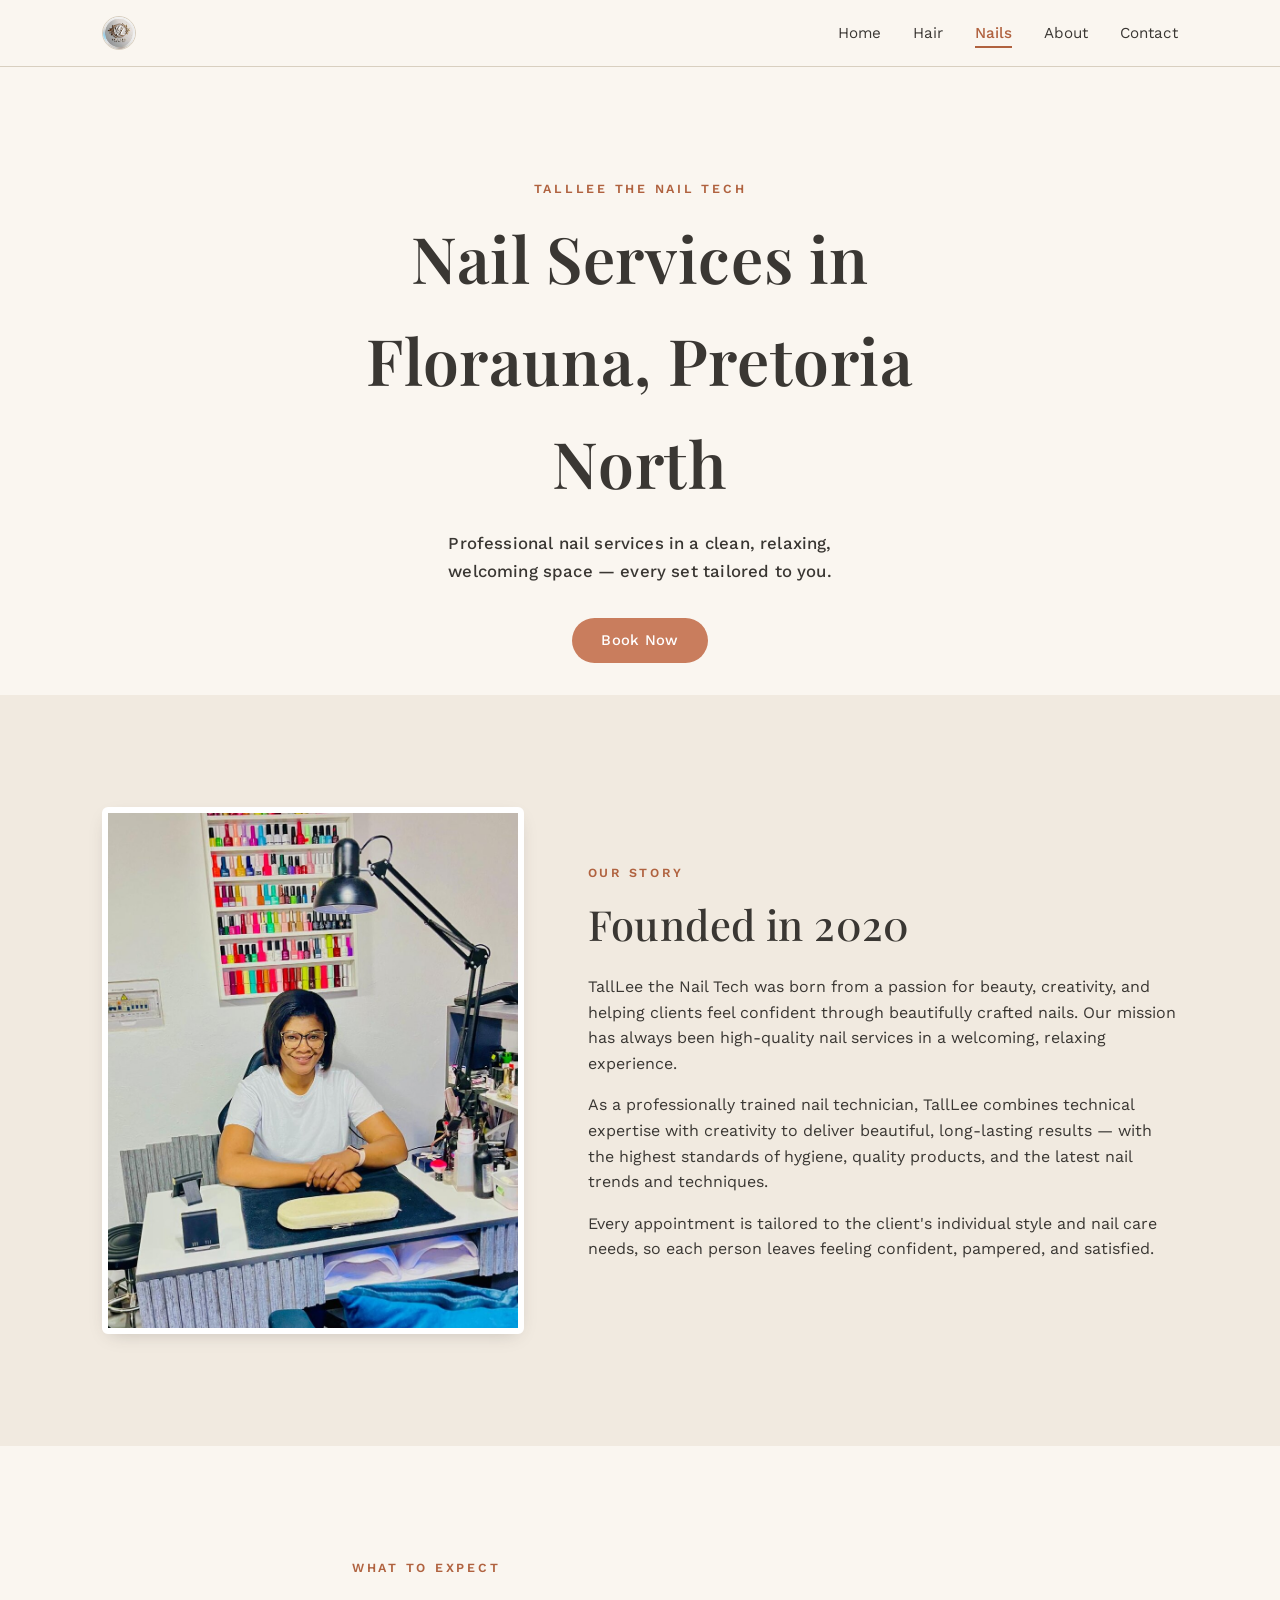
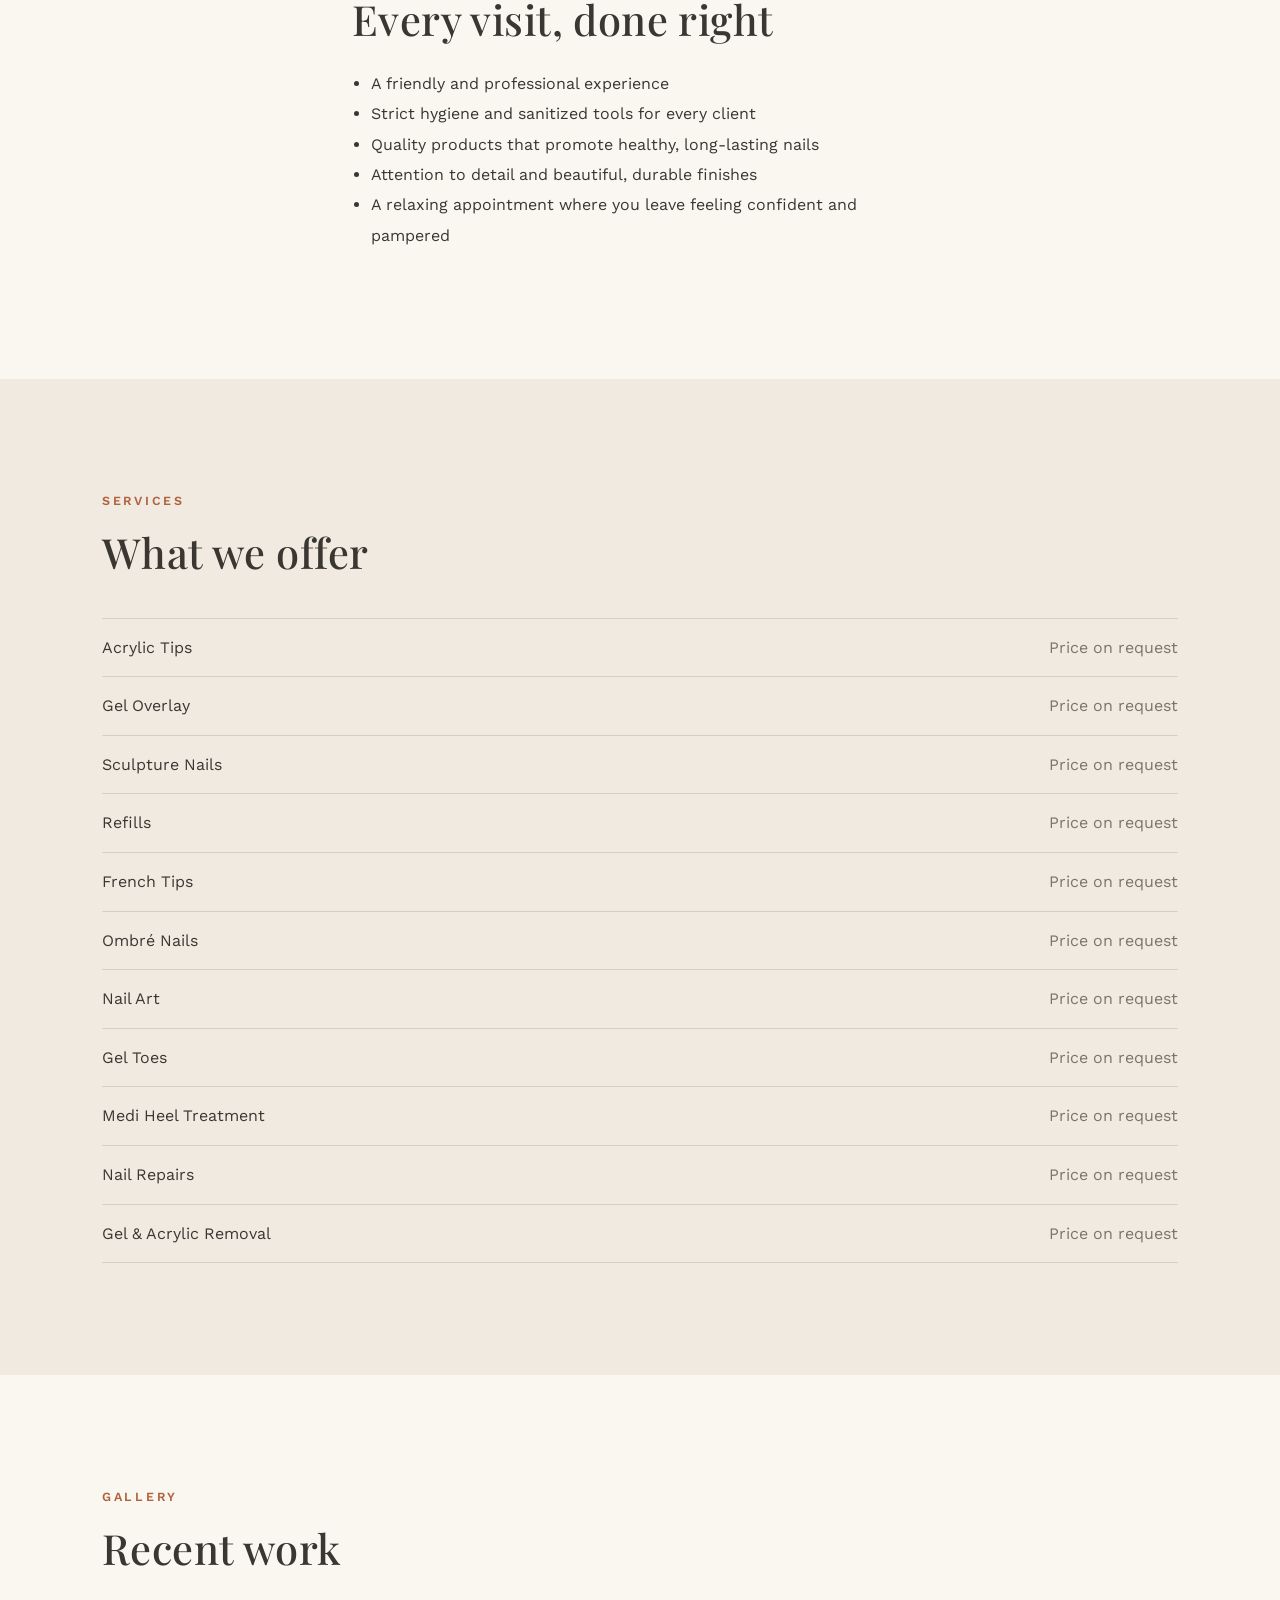
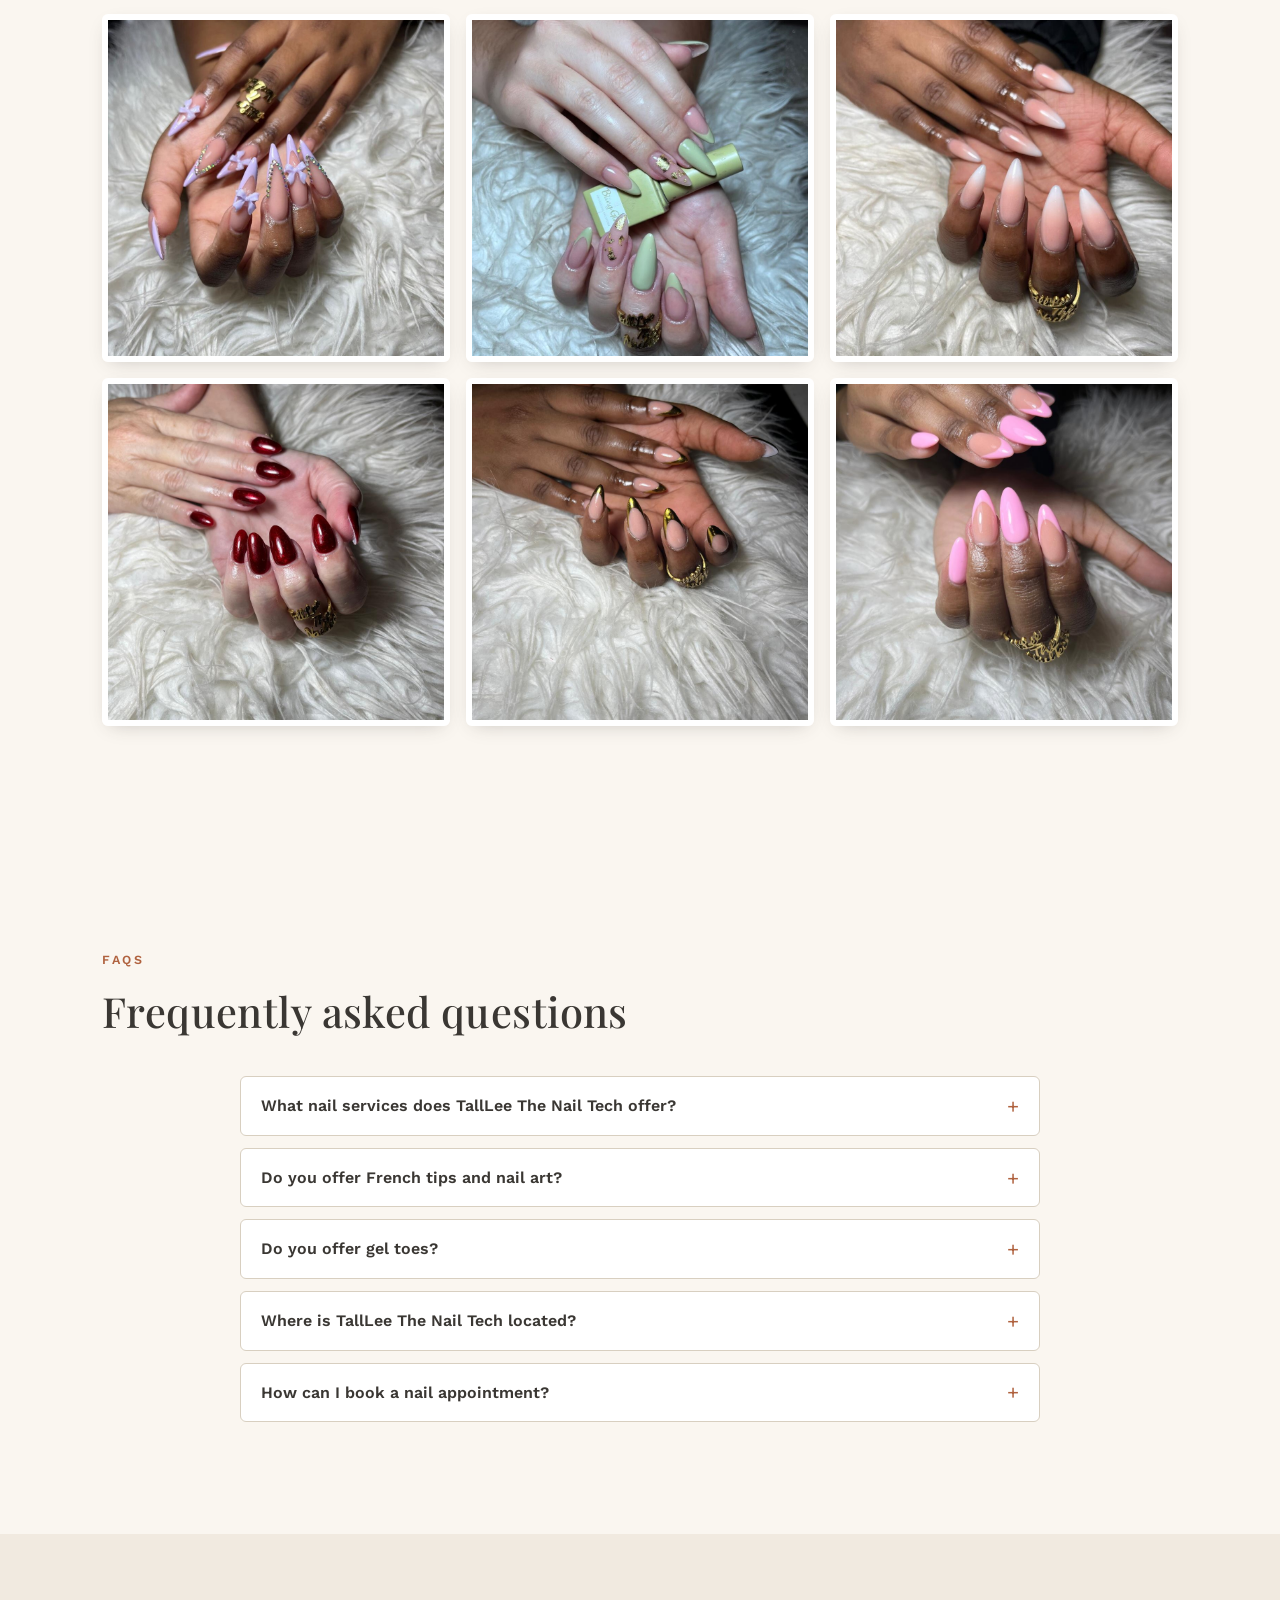
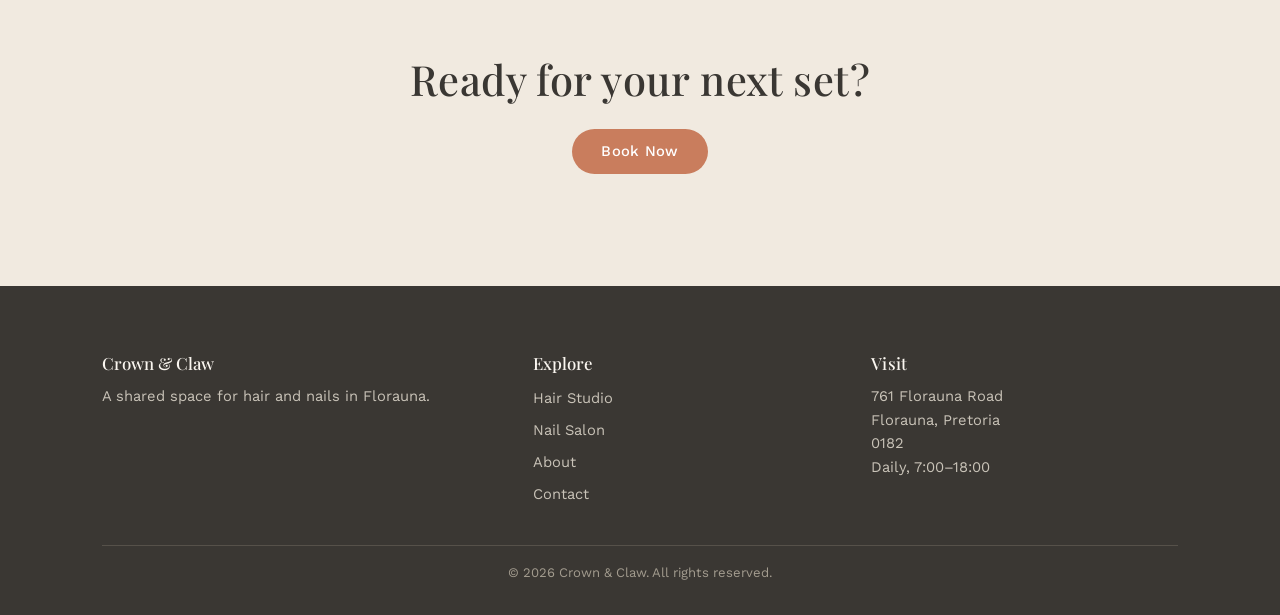
<file: talllee/index.html>
<!DOCTYPE html>
<html lang="en">
<head>

<!-- Google Analytics 4 -->
<script async src="https://www.googletagmanager.com/gtag/js?id=G-2KYDCN66L7"></script>
<script>
  window.dataLayer = window.dataLayer || [];
  function gtag(){dataLayer.push(arguments);}
  gtag('js', new Date());
  gtag('config', 'G-2KYDCN66L7');
</script>
  
  <meta charset="UTF-8">
  <meta name="viewport" content="width=device-width, initial-scale=1.0">

  <title>Nail Services in Florauna, Pretoria North | TallLee The Nail Tech</title>
  <meta name="description" content="Explore professional nail services at TallLee The Nail Tech in Florauna, Pretoria North. View our nail treatments and book your appointment via WhatsApp.">
<link rel="canonical" href="https://crownandclaw.co.za/talllee/">

  <script type="application/ld+json">
{
  "@context": "https://schema.org",
  "@graph": [
    {
      "@type": "NailSalon",
      "@id": "https://crownandclaw.co.za/talllee/#business",
"name": "TallLee The Nail Tech",
  "url": "https://crownandclaw.co.za/talllee/",

  "sameAs": [
    "https://maps.app.goo.gl/rGmUAvZo3NiLtPdx8"
  ],

  "hasMap": "https://maps.app.goo.gl/rGmUAvZo3NiLtPdx8",

  "telephone": "+27659675880",
      "image": "https://crownandclaw.co.za/images/founder-nails.jpg",
      "logo": "https://crownandclaw.co.za/images/logo-tall-lee.jpg",
"address": {
  "@type": "PostalAddress",
  "streetAddress": "761 Florauna Road",
  "addressLocality": "Pretoria",
  "addressRegion": "Gauteng",
  "postalCode": "0182",
  "addressCountry": "ZA"
},
      "openingHoursSpecification": [
        {
          "@type": "OpeningHoursSpecification",
          "dayOfWeek": [
            "Monday",
            "Tuesday",
            "Wednesday",
            "Thursday",
            "Friday",
            "Saturday",
            "Sunday"
          ],
          "opens": "07:00",
          "closes": "18:00"
        }
      ],
      "hasOfferCatalog": {
        "@type": "OfferCatalog",
        "name": "Nail Services",
        "itemListElement": [
          {
            "@type": "Offer",
            "itemOffered": {
              "@type": "Service",
              "name": "Acrylic Tips"
            }
          },
          {
            "@type": "Offer",
            "itemOffered": {
              "@type": "Service",
              "name": "Gel Overlay"
            }
          },
          {
            "@type": "Offer",
            "itemOffered": {
              "@type": "Service",
              "name": "Sculpture Nails"
            }
          },
          {
            "@type": "Offer",
            "itemOffered": {
              "@type": "Service",
              "name": "Refills"
            }
          },
          {
            "@type": "Offer",
            "itemOffered": {
              "@type": "Service",
              "name": "French Tips"
            }
          },
          {
            "@type": "Offer",
            "itemOffered": {
              "@type": "Service",
              "name": "Ombré Nails"
            }
          },
          {
            "@type": "Offer",
            "itemOffered": {
              "@type": "Service",
              "name": "Nail Art"
            }
          },
          {
            "@type": "Offer",
            "itemOffered": {
              "@type": "Service",
              "name": "Gel Toes"
            }
          },
          {
            "@type": "Offer",
            "itemOffered": {
              "@type": "Service",
              "name": "Medi Heel Treatment"
            }
          },
          {
            "@type": "Offer",
            "itemOffered": {
              "@type": "Service",
              "name": "Nail Repairs"
            }
          },
          {
            "@type": "Offer",
            "itemOffered": {
              "@type": "Service",
              "name": "Gel & Acrylic Removal"
            }
          }
        ]
      }
    },
    {
      "@type": "WebPage",
      "@id": "https://crownandclaw.co.za/talllee/#webpage",
      "url": "https://crownandclaw.co.za/talllee/",
      "name": "Nail Services in Florauna, Pretoria North | TallLee The Nail Tech",
      "description": "Explore professional nail services at TallLee The Nail Tech in Florauna, Pretoria North. View our nail treatments and book your appointment via WhatsApp.",
      "about": {
        "@id": "https://crownandclaw.co.za/talllee/#business"
      },
      "mainEntity": {
        "@id": "https://crownandclaw.co.za/talllee/#business"
      },
      "isPartOf": {
        "@id": "https://crownandclaw.co.za/#website"
      }
    }
  ]
}
</script>
  
  <link rel="stylesheet" href="/styles.css">
</head>
<body class="accent-nails">

<!-- =========================================================
     HEADER / NAVIGATION — shared, "Nails" marked active
     Logo swapped for the TallLee mark on this page.
     ========================================================= -->
<header class="site-header">
  <nav class="nav">
    <a href="/" class="nav-logo" aria-label="Crown &amp; Claw — home">
      <img src="/images/logo-tall-lee.jpg" alt="" class="nav-logo-mark">
    </a>

    <ul class="nav-links">
      <li><a href="/">Home</a></li>
      <li><a href="/rueshair/">Hair</a></li>
      <li><a href="/talllee/" class="active">Nails</a></li>
      <li><a href="/about/">About</a></li>
      <li><a href="/contact/">Contact</a></li>
    </ul>
  </nav>
</header>

<!-- =========================================================
     PAGE HERO
     ========================================================= -->
<section class="hero" style="padding-bottom:var(--space-md)">
  <div class="wrap hero-inner">
    <span class="eyebrow">TallLee The Nail Tech</span>
<h1>Nail Services in Florauna, Pretoria North</h1>
<p class="lede" style="margin-left:auto;margin-right:auto;text-align:center;">
  Professional nail services in a clean, relaxing, welcoming space — every set tailored to you.
</p>
    <div class="hero-actions">
      <button type="button" class="btn btn-primary" data-open-modal>Book Now</button>
    </div>
  </div>
</section>

<!-- =========================================================
     PROVIDER INTRO — Our Story
     ========================================================= -->
<section class="section section-alt">
 <div class="wrap provider-intro" style="display:grid;grid-template-columns:1fr 1.4fr;gap:var(--space-lg);align-items:center;">
    <div class="photo-frame" style="border-radius:var(--radius);aspect-ratio:4/5;overflow:hidden;">
      <img src="/images/founder-nails.jpg" alt="TallLee the Nail Tech" style="width:100%;height:100%;object-fit:cover;object-position:top;">
    </div>
    <div>
      <span class="eyebrow" style="color:var(--color-terracotta-deep)">Our Story</span>
      <h2>Founded in 2020</h2>
      <p>TallLee the Nail Tech was born from a passion for beauty, creativity, and helping clients feel confident through beautifully crafted nails. Our mission has always been high-quality nail services in a welcoming, relaxing experience.</p>
      <p>As a professionally trained nail technician, TallLee combines technical expertise with creativity to deliver beautiful, long-lasting results — with the highest standards of hygiene, quality products, and the latest nail trends and techniques.</p>
      <p>Every appointment is tailored to the client's individual style and nail care needs, so each person leaves feeling confident, pampered, and satisfied.</p>
    </div>
  </div>
</section>

<!-- =========================================================
     WHAT TO EXPECT
     ========================================================= -->
<section class="section">
  <div class="wrap" style="max-width:640px;">
    <span class="eyebrow" style="color:var(--color-terracotta-deep)">What to Expect</span>
    <h2>Every visit, done right</h2>
    <ul style="padding-left:1.2rem;color:var(--color-text);line-height:1.9;">
      <li>A friendly and professional experience</li>
      <li>Strict hygiene and sanitized tools for every client</li>
      <li>Quality products that promote healthy, long-lasting nails</li>
      <li>Attention to detail and beautiful, durable finishes</li>
      <li>A relaxing appointment where you leave feeling confident and pampered</li>
    </ul>
  </div>
</section>

<!-- =========================================================
     SERVICES
     Update pricing once confirmed.
     ========================================================= -->
<section class="section section-alt">
  <div class="wrap">
    <span class="eyebrow" style="color:var(--color-terracotta-deep)">Services</span>
    <h2>What we offer</h2>
    <div style="display:grid;gap:0;border-top:1px solid var(--color-taupe);margin-top:var(--space-md);">

      <div class="service-row" style="display:flex;justify-content:space-between;padding:1rem 0;border-bottom:1px solid var(--color-taupe);">
        <span>Acrylic Tips</span><span style="color:var(--color-text-muted);">Price on request</span>
      </div>
      <div class="service-row" style="display:flex;justify-content:space-between;padding:1rem 0;border-bottom:1px solid var(--color-taupe);">
        <span>Gel Overlay</span><span style="color:var(--color-text-muted);">Price on request</span>
      </div>
      <div class="service-row" style="display:flex;justify-content:space-between;padding:1rem 0;border-bottom:1px solid var(--color-taupe);">
        <span>Sculpture Nails</span><span style="color:var(--color-text-muted);">Price on request</span>
      </div>
      <div class="service-row" style="display:flex;justify-content:space-between;padding:1rem 0;border-bottom:1px solid var(--color-taupe);">
        <span>Refills</span><span style="color:var(--color-text-muted);">Price on request</span>
      </div>
      <div class="service-row" style="display:flex;justify-content:space-between;padding:1rem 0;border-bottom:1px solid var(--color-taupe);">
        <span>French Tips</span><span style="color:var(--color-text-muted);">Price on request</span>
      </div>
      <div class="service-row" style="display:flex;justify-content:space-between;padding:1rem 0;border-bottom:1px solid var(--color-taupe);">
        <span>Ombré Nails</span><span style="color:var(--color-text-muted);">Price on request</span>
      </div>
      <div class="service-row" style="display:flex;justify-content:space-between;padding:1rem 0;border-bottom:1px solid var(--color-taupe);">
        <span>Nail Art</span><span style="color:var(--color-text-muted);">Price on request</span>
      </div>
      <div class="service-row" style="display:flex;justify-content:space-between;padding:1rem 0;border-bottom:1px solid var(--color-taupe);">
        <span>Gel Toes</span><span style="color:var(--color-text-muted);">Price on request</span>
      </div>
      <div class="service-row" style="display:flex;justify-content:space-between;padding:1rem 0;border-bottom:1px solid var(--color-taupe);">
        <span>Medi Heel Treatment</span><span style="color:var(--color-text-muted);">Price on request</span>
      </div>
      <div class="service-row" style="display:flex;justify-content:space-between;padding:1rem 0;border-bottom:1px solid var(--color-taupe);">
        <span>Nail Repairs</span><span style="color:var(--color-text-muted);">Price on request</span>
      </div>
      <div class="service-row" style="display:flex;justify-content:space-between;padding:1rem 0;border-bottom:1px solid var(--color-taupe);">
        <span>Gel &amp; Acrylic Removal</span><span style="color:var(--color-text-muted);">Price on request</span>
      </div>

    </div>
  </div>
</section>

<!-- =========================================================
     GALLERY
     ========================================================= -->
<section class="section">
  <div class="wrap">
    <span class="eyebrow" style="color:var(--color-terracotta-deep)">Gallery</span>
    <h2>Recent work</h2>
    <div class="gallery-grid" style="display:grid;grid-template-columns:repeat(3,1fr);gap:var(--space-sm);margin-top:var(--space-md);">
      <div class="photo-frame" style="border-radius:var(--radius);aspect-ratio:1;overflow:hidden;">
        <img src="/images/nail-gallery-1.jpg" alt="Nail art by TallLee The Nail Tech" style="width:100%;height:100%;object-fit:cover;">
      </div>

      <div class="photo-frame" style="border-radius:var(--radius);aspect-ratio:1;overflow:hidden;">
        <img src="/images/nail-gallery-2.jpg" alt="Nail art by TallLee The Nail Tech" style="width:100%;height:100%;object-fit:cover;">
      </div>

      <div class="photo-frame" style="border-radius:var(--radius);aspect-ratio:1;overflow:hidden;">
        <img src="/images/nail-gallery-3.jpg" alt="Nail art by TallLee The Nail Tech" style="width:100%;height:100%;object-fit:cover;">
      </div>

      <div class="photo-frame" style="border-radius:var(--radius);aspect-ratio:1;overflow:hidden;">
        <img src="/images/nail-gallery-4.jpg" alt="Nail design by TallLee The Nail Tech" style="width:100%;height:100%;object-fit:cover;">
      </div>

      <div class="photo-frame" style="border-radius:var(--radius);aspect-ratio:1;overflow:hidden;">
        <img src="/images/nail-gallery-5.jpg" alt="Nail art by TallLee The Nail Tech" style="width:100%;height:100%;object-fit:cover;">
      </div>

      <div class="photo-frame" style="border-radius:var(--radius);aspect-ratio:1;overflow:hidden;">
        <img src="/images/nail-gallery-6.jpg" alt="Pink almond French tip nails by TallLee The Nail Tech" style="width:100%;height:100%;object-fit:cover;">
      </div>

    </div>
  </div>
</section>

<!-- =========================================================
     FAQ
     ========================================================= -->
<section class="section">
  <div class="wrap">
    <span class="eyebrow" style="color:var(--color-terracotta-deep)">FAQs</span>
    <h2>Frequently asked questions</h2>

    <div class="faq-list" style="margin-top:var(--space-md);">

      <details class="faq-item">
        <summary>What nail services does TallLee The Nail Tech offer?</summary>
        <p>TallLee The Nail Tech offers acrylic tips, gel overlays, sculpture nails, refills, French tips, ombré nails, nail art, gel toes, Medi Heel treatments, nail repairs, and gel or acrylic removal.</p>
      </details>

      <details class="faq-item">
        <summary>Do you offer French tips and nail art?</summary>
        <p>Yes. French tips and nail art are available, allowing you to choose a classic or more personalised nail design.</p>
      </details>

      <details class="faq-item">
        <summary>Do you offer gel toes?</summary>
        <p>Yes. Gel toes are one of the services available at TallLee The Nail Tech.</p>
      </details>

      <details class="faq-item">
        <summary>Where is TallLee The Nail Tech located?</summary>
        <p>TallLee The Nail Tech is located in Florauna, Pretoria North, within the Crown & Claw shared beauty space.</p>
      </details>

      <details class="faq-item">
        <summary>How can I book a nail appointment?</summary>
        <p>You can book your appointment by contacting TallLee The Nail Tech on WhatsApp.</p>
      </details>

    </div>
  </div>
</section>

<!-- =========================================================
     BOTTOM CTA
     ========================================================= -->
<section class="section section-alt" style="text-align:center;">
  <div class="wrap">
    <h2>Ready for your next set?</h2>
    <button type="button" class="btn btn-primary" data-open-modal>Book Now</button>
  </div>
</section>

<!-- =========================================================
     FOOTER — shared
     ========================================================= -->
<footer class="site-footer">
  <div class="wrap">
    <div class="footer-grid">
      <div>
        <h4>Crown &amp; Claw</h4>
        <p>A shared space for hair and nails in Florauna.</p>
      </div>
      <div>
        <h4>Explore</h4>
        <ul class="footer-links">
          <li><a href="/rueshair/">Hair Studio</a></li>
          <li><a href="/talllee/">Nail Salon</a></li>
          <li><a href="/about/">About</a></li>
          <li><a href="/contact/">Contact</a></li>
        </ul>
      </div>
<div>
  <h3>Visit</h3>
  <p>
    761 Florauna Road<br>
    Florauna, Pretoria<br>
    0182<br>
    Daily, 7:00–18:00
  </p>
</div>
    </div>
    <div class="footer-bottom">
      &copy; 2026 Crown &amp; Claw. All rights reserved.
    </div>
  </div>
</footer>

<!-- =========================================================
     BOOKING MODAL
     Collects service + date + time, builds a WhatsApp message
     to TallLee The Nail Tech (+27 65 967 5880).
     ========================================================= -->
<div class="modal-overlay" id="booking-modal" aria-hidden="true">
  <div class="modal" role="dialog" aria-modal="true" aria-labelledby="modal-title">
    <button type="button" class="modal-close" data-close-modal aria-label="Close">&times;</button>
    <h3 id="modal-title">Book with TallLee The Nail Tech</h3>
    <p class="modal-sub">Fill this in and we'll open WhatsApp with your request ready to send.</p>
    <form id="booking-form">
      <div class="modal-field">
        <label for="service">Service</label>
        <select id="service" required>
          <option value="" disabled selected>Select a service</option>
          <option>Acrylic Tips</option>
          <option>Gel Overlay</option>
          <option>Sculpture Nails</option>
          <option>Refills</option>
          <option>French Tips</option>
          <option>Ombré Nails</option>
          <option>Nail Art</option>
          <option>Gel Toes</option>
          <option>Medi Heel Treatment</option>
          <option>Nail Repairs</option>
          <option>Gel &amp; Acrylic Removal</option>
          <option>Other</option>
        </select>
      </div>
      <div class="modal-field">
        <label for="date">Preferred date</label>
        <input type="date" id="date" required>
      </div>
      <div class="modal-field">
        <label for="time">Preferred time</label>
        <input type="time" id="time" required>
      </div>
      <button type="submit" class="btn btn-primary modal-submit" style="background:var(--color-terracotta)">Send to WhatsApp</button>
    </form>
  </div>
</div>

<script>
(function () {
  var WHATSAPP_NUMBER = "27659675880"; // TallLee The Nail Tech
  var modal = document.getElementById('booking-modal');
  var openTriggers = document.querySelectorAll('[data-open-modal]');
  var closeTriggers = document.querySelectorAll('[data-close-modal]');
  var form = document.getElementById('booking-form');

  openTriggers.forEach(function (btn) {
    btn.addEventListener('click', function () {
      modal.classList.add('is-open');
      modal.setAttribute('aria-hidden', 'false');
    });
  });

  function closeModal() {
    modal.classList.remove('is-open');
    modal.setAttribute('aria-hidden', 'true');
  }

  closeTriggers.forEach(function (btn) {
    btn.addEventListener('click', closeModal);
  });

  modal.addEventListener('click', function (e) {
    if (e.target === modal) closeModal();
  });

  form.addEventListener('submit', function (e) {
    e.preventDefault();
    var service = document.getElementById('service').value;
    var date = document.getElementById('date').value;
    var time = document.getElementById('time').value;
    var message = "Hi TallLee The Nail Tech! I'd like to book an appointment.\n" +
      "Service: " + service + "\n" +
      "Date: " + date + "\n" +
      "Time: " + time;
    var url = "https://wa.me/" + WHATSAPP_NUMBER + "?text=" + encodeURIComponent(message);
    window.open(url, "_blank");
    closeModal();
    form.reset();
  });
})();
</script>

</body>
</html>
</file>
<file: styles.css>
/* =========================================================
   CROWN & CLAW — SHARED STYLESHEET
   Used by: index.html, hair.html, nails.html, about.html, contact.html

   TABLE OF CONTENTS
   1. Fonts + Design Tokens (colors, spacing, type scale)
   2. Reset + Base Styles
   3. Typography
   4. Layout Utilities
   5. Navigation
   6. Buttons
   7. Hero
   8. Service Tiles (homepage)
   9. Leaf Divider (signature element)
   10. About Teaser Strip
   11. Footer
   12. Page-specific accent overrides (hair = sage, nails = terracotta)
   13. Responsive
   ========================================================= */

/* -----------------------------------------------------------
   1. FONTS + DESIGN TOKENS
   Change colors/fonts here and they update across every page.
----------------------------------------------------------- */
@import url('https://fonts.googleapis.com/css2?family=Playfair+Display:ital,wght@0,400;0,500;0,600;1,400&family=Work+Sans:wght@300;400;500;600&display=swap');

:root {
  /* Core palette — agreed "botanical neutral" direction */
  --color-bg: #FAF6F0;          /* warm cream background */
  --color-bg-alt: #F1EAE0;      /* slightly deeper cream, for alternating sections */
  --color-text: #3A3733;        /* soft charcoal */
  --color-text-muted: #7A7469;  /* lighter charcoal for secondary text */
  --color-sage: #9CAF88;        /* Hair accent */
  --color-sage-deep: #7E9470;   /* Hair accent, hover/dark state */
  --color-terracotta: #C97D5D;  /* Nails accent */
  --color-terracotta-deep: #B0623F; /* Nails accent, hover/dark state */
  --color-taupe: #D8CFC0;       /* dividers, borders */
  --color-white: #FFFFFF;

  /* Default accent — overridden per page in section 12 */
  --color-accent: var(--color-sage);
  --color-accent-deep: var(--color-sage-deep);

  /* Type scale */
  --font-display: 'Playfair Display', Georgia, serif;
  --font-body: 'Work Sans', -apple-system, sans-serif;

  /* Spacing scale */
  --space-xs: 0.5rem;
  --space-sm: 1rem;
  --space-md: 2rem;
  --space-lg: 4rem;
  --space-xl: 7rem;

  /* Shape */
  --radius: 6px;
  --radius-pill: 999px;
}

/* -----------------------------------------------------------
   2. RESET + BASE STYLES
----------------------------------------------------------- */
*, *::before, *::after { box-sizing: border-box; }

html { scroll-behavior: smooth; }

body {
  margin: 0;
  background: var(--color-bg);
  color: var(--color-text);
  font-family: var(--font-body);
  font-weight: 400;
  line-height: 1.6;
  -webkit-font-smoothing: antialiased;
}

img { max-width: 100%; display: block; }

a { color: inherit; text-decoration: none; }

/* Visible keyboard focus everywhere — accessibility floor */
a:focus-visible,
button:focus-visible {
  outline: 2px solid var(--color-accent-deep);
  outline-offset: 3px;
}

@media (prefers-reduced-motion: reduce) {
  html { scroll-behavior: auto; }
  * { animation-duration: 0.001ms !important; transition-duration: 0.001ms !important; }
}

/* -----------------------------------------------------------
   3. TYPOGRAPHY
----------------------------------------------------------- */
h1, h2, h3 {
  font-family: var(--font-display);
  font-weight: 500;
  color: var(--color-text);
  margin: 0 0 var(--space-sm);
  letter-spacing: 0.01em;
}

h1 { font-size: clamp(2.4rem, 5vw, 4rem); font-weight: 600; }
h2 { font-size: clamp(1.8rem, 3.5vw, 2.6rem); }
h3 { font-size: clamp(1.3rem, 2.5vw, 1.6rem); }

p { margin: 0 0 var(--space-sm); color: var(--color-text); }

.eyebrow {
  font-family: var(--font-body);
  font-size: 0.78rem;
  letter-spacing: 0.22em;
  text-transform: uppercase;
  color: var(--color-accent-deep);
  font-weight: 600;
  margin-bottom: var(--space-xs);
  display: block;
}

.lede {
  font-size: 1.15rem;
  color: var(--color-text-muted);
  max-width: 42ch;
}

/* -----------------------------------------------------------
   4. LAYOUT UTILITIES
----------------------------------------------------------- */
.wrap {
  max-width: 1140px;
  margin: 0 auto;
  padding: 0 var(--space-md);
}

.section {
  padding: var(--space-xl) 0;
}

.section-alt {
  background: var(--color-bg-alt);
}

/* -----------------------------------------------------------
   5. NAVIGATION
----------------------------------------------------------- */
.site-header {
  position: sticky;
  top: 0;
  z-index: 100;
  background: rgba(250, 246, 240, 0.92);
  backdrop-filter: blur(6px);
  border-bottom: 1px solid var(--color-taupe);
}

.nav {
  display: flex;
  align-items: center;
  justify-content: space-between;
  padding: var(--space-sm) var(--space-md);
  max-width: 1140px;
  margin: 0 auto;
}

.nav-logo {
  font-family: var(--font-display);
  font-size: 1.3rem;
  font-weight: 600;
  display: flex;
  align-items: center;
  gap: 0.6rem;
  line-height: 1;
}

.nav-logo-mark {
  width: 34px;
  height: 34px;
  border-radius: 50%;
  object-fit: cover;
  border: 1.5px solid var(--color-taupe);
  flex-shrink: 0;
}

.nav-logo svg { width: 22px; height: 22px; flex-shrink: 0; }

.nav-links {
  display: flex;
  gap: var(--space-md);
  list-style: none;
  margin: 0;
  padding: 0;
  font-size: 0.95rem;
}

.nav-links a {
  position: relative;
  padding: 0.25rem 0;
}

.nav-links a::after {
  content: '';
  position: absolute;
  left: 0; right: 0; bottom: -2px;
  height: 1.5px;
  background: var(--color-accent-deep);
  transform: scaleX(0);
  transform-origin: left;
  transition: transform 0.25s ease;
}

.nav-links a:hover::after,
.nav-links a.active::after {
  transform: scaleX(1);
}

.nav-links a.active { color: var(--color-accent-deep); font-weight: 500; }

.nav-toggle { display: none; }

/* -----------------------------------------------------------
   6. BUTTONS
----------------------------------------------------------- */
.btn {
  display: inline-block;
  padding: 0.8rem 1.8rem;
  border-radius: var(--radius-pill);
  font-family: var(--font-body);
  font-size: 0.92rem;
  font-weight: 500;
  letter-spacing: 0.02em;
  transition: background 0.2s ease, transform 0.2s ease, color 0.2s ease;
  cursor: pointer;
  border: 1.5px solid transparent;
}

.btn-primary {
  background: var(--color-accent);
  color: var(--color-white);
}
.btn-primary:hover { background: var(--color-accent-deep); transform: translateY(-1px); }

.btn-outline {
  background: transparent;
  border-color: var(--color-text);
  color: var(--color-text);
}
.btn-outline:hover {
  border-color: var(--color-accent-deep);
  color: var(--color-accent-deep);
}

/* -----------------------------------------------------------
   7. HERO
----------------------------------------------------------- */
.hero {
  padding: var(--space-xl) 0 var(--space-lg);
  text-align: center;
  position: relative;
  overflow: hidden;
}

/* Full-bleed hero photo with a soft cream wash so the headline
   stays readable while the real space still reads through. */
.hero-photo {
  position: absolute;
  inset: 0;
  z-index: 0;
}

.hero-photo img {
  width: 100%;
  height: 100%;
  object-fit: cover;
}

.hero-photo::after {
  content: '';
  position: absolute;
  inset: 0;
  background: rgba(250, 246, 240, 0.75);
}

.hero-inner {
  max-width: 640px;
  margin: 0 auto;
  position: relative;
  z-index: 2;
}

.hero .lede {
  margin: 0 auto var(--space-md);
  color: #3A3733;
  font-weight: 500;
  font-size: 1.05rem;
  line-height: 1.65;
  letter-spacing: 0.01em;
}

.hero-actions {
  display: flex;
  gap: var(--space-sm);
  justify-content: center;
  flex-wrap: wrap;
}

/* Soft ambient leaf shapes behind the hero text — quiet, not literal photography */
.hero-ambient {
  position: absolute;
  inset: 0;
  z-index: 1;
  pointer-events: none;
}

.hero-ambient svg { position: absolute; opacity: 0.5; }
.hero-ambient .leaf-1 { top: -40px; left: -60px; width: 220px; color: var(--color-sage); }
.hero-ambient .leaf-2 { bottom: -60px; right: -50px; width: 260px; color: var(--color-terracotta); }

/* -----------------------------------------------------------
   8. SERVICE TILES (homepage)
----------------------------------------------------------- */
.tiles {
  display: grid;
  grid-template-columns: 1fr 1fr;
  gap: var(--space-md);
}

.tile {
  background: var(--color-white);
  border: 1px solid var(--color-taupe);
  border-radius: var(--radius);
  padding: var(--space-lg) var(--space-md);
  text-align: left;
  transition: transform 0.25s ease, box-shadow 0.25s ease;
}

.tile:hover {
  transform: translateY(-4px);
  box-shadow: 0 16px 32px -20px rgba(58, 55, 51, 0.35);
}

.tile-icon {
  width: 44px;
  height: 44px;
  margin-bottom: var(--space-sm);
}

.tile--hair .tile-icon { color: var(--color-sage); }
.tile--nails .tile-icon { color: var(--color-terracotta); }

.tile h3 { margin-bottom: 0.4rem; }

.tile p { color: var(--color-text-muted); margin-bottom: var(--space-sm); }

.tile--hair .btn-primary { background: var(--color-sage); }
.tile--hair .btn-primary:hover { background: var(--color-sage-deep); }

.tile--nails .btn-primary { background: var(--color-terracotta); }
.tile--nails .btn-primary:hover { background: var(--color-terracotta-deep); }

/* -----------------------------------------------------------
   9. LEAF DIVIDER — signature element
   A single sprig motif marks the seam between sections, standing
   in for the two businesses meeting in one shared, planted space.
----------------------------------------------------------- */
.leaf-divider {
  display: flex;
  align-items: center;
  justify-content: center;
  gap: var(--space-sm);
  padding: var(--space-md) 0;
}

.leaf-divider::before,
.leaf-divider::after {
  content: '';
  height: 1px;
  width: 80px;
  background: var(--color-taupe);
}

.leaf-divider svg { width: 20px; height: 20px; color: var(--color-taupe); }

/* -----------------------------------------------------------
   10. ABOUT TEASER STRIP (homepage)
----------------------------------------------------------- */
.about-teaser {
  text-align: center;
  max-width: 620px;
  margin: 0 auto;
}

.about-teaser .btn { margin-top: var(--space-sm); }

/* -----------------------------------------------------------
   11. FOOTER
----------------------------------------------------------- */
.site-footer {
  background: var(--color-text);
  color: var(--color-bg);
  padding: var(--space-lg) 0 var(--space-md);
}

.footer-grid {
  display: grid;
  grid-template-columns: 1.3fr 1fr 1fr;
  gap: var(--space-md);
  margin-bottom: var(--space-md);
}

.footer-grid h3,
.footer-grid h4 {
  font-family: var(--font-display);
  font-weight: 500;
  font-size: 1.05rem;
  margin: 0 0 var(--space-xs);
  color: var(--color-bg);
}

.footer-grid p, .footer-grid a { color: #C9C3B8; font-size: 0.92rem; }

.footer-links { list-style: none; margin: 0; padding: 0; }
.footer-links li { margin-bottom: 0.4rem; }
.footer-links a:hover { color: var(--color-bg); }

.footer-bottom {
  border-top: 1px solid #56514A;
  padding-top: var(--space-sm);
  font-size: 0.82rem;
  color: #A39C8F;
  text-align: center;
}

/* -----------------------------------------------------------
   12. PAGE-SPECIFIC ACCENT OVERRIDES
   hair.html adds class="accent-hair" to <body>
   nails.html adds class="accent-nails" to <body>
----------------------------------------------------------- */
body.accent-hair {
  --color-accent: var(--color-sage);
  --color-accent-deep: var(--color-sage-deep);
}

body.accent-nails {
  --color-accent: var(--color-terracotta);
  --color-accent-deep: var(--color-terracotta-deep);
}

/* -----------------------------------------------------------
   14. PHOTO FRAME
   Applied to every non-hero photo (provider shots, gallery grids)
   for a neater, consistent edge.
----------------------------------------------------------- */
.photo-frame {
  border: 6px solid var(--color-white);
  box-shadow: 0 6px 18px -8px rgba(58, 55, 51, 0.28);
}

/* -----------------------------------------------------------
   15. BOOKING MODAL
   Triggered by "Book Now" buttons on hair.html / nails.html.
   Collects service + date + time, then hands off to WhatsApp.
----------------------------------------------------------- */
.modal-overlay {
  display: none;
  position: fixed;
  inset: 0;
  background: rgba(58, 55, 51, 0.55);
  z-index: 200;
  align-items: center;
  justify-content: center;
  padding: var(--space-sm);
}

.modal-overlay.is-open {
  display: flex;
}

.modal {
  background: var(--color-bg);
  border-radius: var(--radius);
  padding: var(--space-md);
  max-width: 420px;
  width: 100%;
  position: relative;
  box-shadow: 0 24px 60px -20px rgba(58, 55, 51, 0.4);
}

.modal-close {
  position: absolute;
  top: var(--space-sm);
  right: var(--space-sm);
  background: none;
  border: none;
  font-size: 1.3rem;
  line-height: 1;
  cursor: pointer;
  color: var(--color-text-muted);
}

.modal h3 { margin-bottom: 0.3rem; }
.modal p.modal-sub { color: var(--color-text-muted); font-size: 0.9rem; margin-bottom: var(--space-sm); }

.modal-field { margin-bottom: var(--space-sm); }
.modal-field label { display: block; margin-bottom: 0.3rem; font-size: 0.9rem; }
.modal-field select,
.modal-field input {
  width: 100%;
  padding: 0.7rem;
  border: 1px solid var(--color-taupe);
  border-radius: var(--radius);
  font-family: var(--font-body);
  background: var(--color-white);
  font-size: 0.95rem;
}

.modal-submit { width: 100%; text-align: center; border: none; }
/* -----------------------------------------------------------
   FAQ
----------------------------------------------------------- */

.faq-list {
  display: flex;
  flex-direction: column;
  gap: 0.75rem;
  max-width: 800px;
  margin-left: auto;
  margin-right: auto;
}

.faq-item {
  border: 1px solid var(--color-taupe);
  border-radius: var(--radius);
  background: var(--color-white);
  overflow: hidden;
}

.faq-item summary {
  cursor: pointer;
  padding: 1rem 1.25rem;
  font-weight: 600;
  list-style: none;
  position: relative;
  padding-right: 3rem;
}

.faq-item summary::-webkit-details-marker {
  display: none;
}

.faq-item summary::after {
  content: "+";
  position: absolute;
  right: 1.25rem;
  top: 50%;
  transform: translateY(-50%);
  font-size: 1.25rem;
  font-weight: 400;
  color: var(--color-accent-deep);
}

.faq-item[open] summary::after {
  content: "−";
}

.faq-item p {
  margin: 0;
  padding: 0 1.25rem 1.1rem;
  line-height: 1.7;
}

/* -----------------------------------------------------------
   CONTACT PAGE
----------------------------------------------------------- */

.contact-grid {
  display: grid;
  grid-template-columns: 1fr;
  gap: var(--space-lg);
  align-items: start;
}

.contact-map {
  width: 100%;
  min-width: 0;
}

.contact-details {
  text-align: center;
}

/* -----------------------------------------------------------
   16. RESPONSIVE — MOBILE & TABLET
----------------------------------------------------------- */

/* Mobile & Tablet Layout Adjustments */
@media (max-width: 720px) {

  /* Page wrapper */
  .wrap {
    padding: 0 1.25rem;
  }

  /* Header & Navigation */
  .nav {
  flex-direction: row;
  align-items: center;
  justify-content: space-between;
  gap: 0.75rem;
  padding: 0.75rem 1rem;
  text-align: left;
}
   
.nav-logo {
  flex-shrink: 0;
  justify-content: flex-start;
}
   
  .nav-links {
  flex-wrap: nowrap;
  justify-content: flex-end;
  gap: 0.75rem;
  font-size: 0.85rem;
  white-space: nowrap;
}

  /* Hero */
  .hero {
    text-align: center;
  }

  .hero-actions {
    flex-direction: column;
    align-items: stretch;
    width: 100%;
    max-width: 320px;
    margin: 0 auto;
  }

  .hero-actions .btn {
    width: 100%;
    text-align: center;
  }

     /* About Page Buttons */
  .provider-intro .btn {
    display: block;
    width: 100%;
    text-align: center;
  }

  /* Decorative background */
  .hero-ambient {
    display: none;
  }

  /* Homepage Service Tiles */
  .tiles {
    grid-template-columns: 1fr;
    gap: var(--space-sm);
  }

  .tile {
    padding: var(--space-md);
  }

  .tile .btn {
    width: 100%;
    text-align: center;
  }
   
  /* Gallery */
.gallery-grid {
  grid-template-columns: 1fr !important;
}
   
     /* Contact Page */
  .contact-grid {
    grid-template-columns: 1fr !important;
  }
   
  /* Footer */
  .footer-grid {
    grid-template-columns: 1fr;
    gap: var(--space-lg);
    text-align: center;
  }

  /* Hair & Nail Service Lists */
  .service-row {
    flex-direction: row;
    justify-content: space-between;
    align-items: center;
    gap: 0.8rem;
    font-size: 0.95rem;
  }
     /* Provider Intro / Our Story */
  .provider-intro {
    grid-template-columns: 1fr !important;
    gap: var(--space-md) !important;
  }

  .provider-intro .photo-frame {
    max-width: 420px;
    width: 100%;
    margin: 0 auto;
  }

  .provider-intro > div:last-child {
    text-align: left;
  }
}
  
/* -----------------------------------------------------------
   EXTRA SMALL MOBILE DEVICES
----------------------------------------------------------- */

@media (max-width: 480px) {

  :root {
    --space-xl: 3.5rem;
    --space-lg: 2rem;
  }

  /* Navigation */
  .nav-links {
    gap: 0.5rem 0.8rem;
    font-size: 0.85rem;
  }

  /* Hero */
  .hero-actions {
    max-width: 100%;
  }

  /* Booking Modal */
  .modal {
    width: 95%;
    max-width: 420px;
    padding: var(--space-sm);
  }
}
</file>
